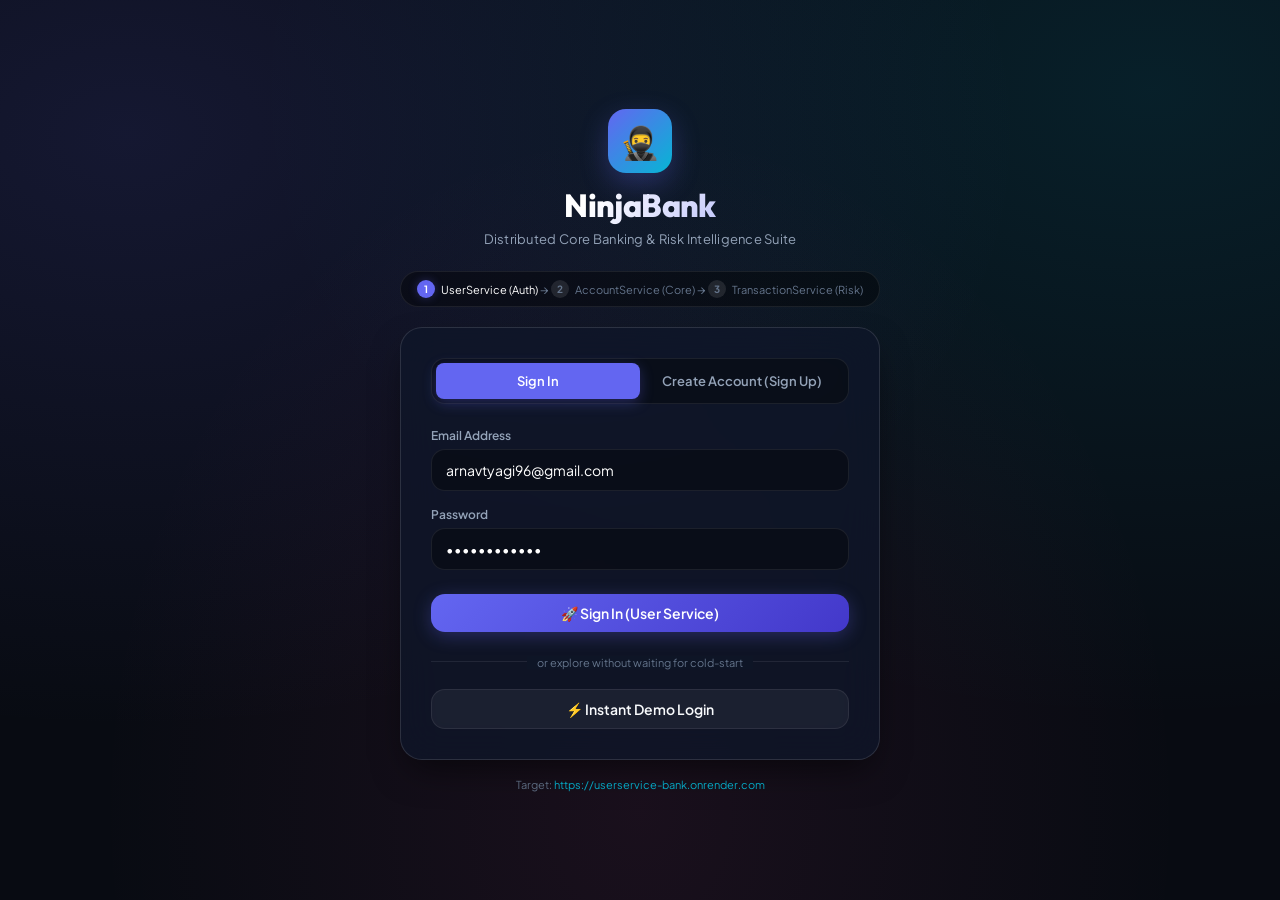
<file: index.html>
<!DOCTYPE html>
<html lang="en">
<head>
  <meta charset="UTF-8">
  <meta name="viewport" content="width=device-width, initial-scale=1.0">
  <title>NinjaBank - Distributed Banking & Risk Engine</title>
  <link rel="stylesheet" href="./css/style.css?v=4">
  <link rel="icon" href="data:image/svg+xml,<svg xmlns=%22http://www.w3.org/2000/svg%22 viewBox=%220 0 100 100%22><text y=%22.9em%22 font-size=%2290%22>🥷</text></svg>">
</head>
<body>

  <!-- ========================================================================= -->
  <!-- SCREEN 1: ONBOARDING & AUTHENTICATION (USER SERVICE)                      -->
  <!-- Shown when user is NOT logged in                                          -->
  <!-- ========================================================================= -->
  <div class="auth-screen-container" id="auth-screen">
    <div class="auth-box-wrapper">
      
      <!-- Brand Header -->
      <div class="auth-brand-header">
        <div class="brand-logo-large">🥷</div>
        <h1 class="auth-title">NinjaBank</h1>
        <p class="auth-subtitle">Distributed Core Banking & Risk Intelligence Suite</p>
      </div>

      <!-- Microservice Pipeline Banner -->
      <div class="pipeline-flow-banner">
        <div class="pipeline-step active">
          <span class="step-num">1</span>
          <span class="step-txt">UserService (Auth)</span>
        </div>
        <span class="pipeline-arrow">→</span>
        <div class="pipeline-step">
          <span class="step-num">2</span>
          <span class="step-txt">AccountService (Core)</span>
        </div>
        <span class="pipeline-arrow">→</span>
        <div class="pipeline-step">
          <span class="step-num">3</span>
          <span class="step-txt">TransactionService (Risk)</span>
        </div>
      </div>

      <!-- Auth Card -->
      <div class="auth-glass-card">
        
        <!-- Toggle Tabs: Sign In vs Sign Up -->
        <div class="auth-tab-switch">
          <button type="button" class="auth-tab-btn active" id="tab-btn-signin">Sign In</button>
          <button type="button" class="auth-tab-btn" id="tab-btn-signup">Create Account (Sign Up)</button>
        </div>

        <!-- FORM 1: SIGN IN -->
        <form id="form-signin" class="auth-form-body active">
          <div class="form-group">
            <label for="signin-email">Email Address</label>
            <input type="email" id="signin-email" class="form-control" value="arnavtyagi96@gmail.com" placeholder="name@domain.com" required>
          </div>
          <div class="form-group">
            <label for="signin-password">Password</label>
            <input type="password" id="signin-password" class="form-control" value="Banking@1234" placeholder="Enter your password" required>
          </div>

          <button type="submit" class="btn-primary w-100 btn-submit-auth" id="btn-submit-signin">
            🚀 Sign In (User Service)
          </button>

          <div class="auth-divider">
            <span>or explore without waiting for cold-start</span>
          </div>

          <button type="button" class="btn-secondary w-100" id="btn-guest-pass">
            ⚡ Instant Demo Login
          </button>
        </form>

        <!-- FORM 2: SIGN UP (USER SERVICE) -->
        <form id="form-signup" class="auth-form-body">
          <div class="form-row-dual">
            <div class="form-group">
              <label for="signup-firstname">First Name</label>
              <input type="text" id="signup-firstname" class="form-control" placeholder="Arnav" required>
            </div>
            <div class="form-group">
              <label for="signup-lastname">Last Name</label>
              <input type="text" id="signup-lastname" class="form-control" placeholder="Tyagi" required>
            </div>
          </div>

          <div class="form-group">
            <label for="signup-email">Email Address</label>
            <input type="email" id="signup-email" class="form-control" placeholder="arnavtyagi@example.com" required>
          </div>

          <div class="form-group">
            <label for="signup-password">Password</label>
            <input type="password" id="signup-password" class="form-control" placeholder="Minimum 6 characters" required>
          </div>

          <div class="form-row-dual">
            <div class="form-group">
              <label for="signup-phone">Phone Number</label>
              <input type="tel" id="signup-phone" class="form-control" placeholder="9876543210" required>
            </div>
            <div class="form-group">
              <label for="signup-dob">Date of Birth</label>
              <input type="date" id="signup-dob" class="form-control" value="2000-01-15" required>
            </div>
          </div>

          <button type="submit" class="btn-primary w-100 btn-submit-auth" id="btn-submit-signup">
            📝 Create Account in UserService
          </button>
        </form>

        <!-- FORM 3: OTP VERIFICATION (Shown after signup if needed) -->
        <form id="form-otp" class="auth-form-body">
          <div class="otp-notice">
            <span>📬 6-Digit OTP sent to:</span>
            <strong id="otp-target-email">user@example.com</strong>
          </div>
          <div class="form-group">
            <label for="otp-input-code">Enter OTP Code</label>
            <input type="text" id="otp-input-code" class="form-control text-center font-bold font-mono text-lg" placeholder="123456" maxlength="6" required>
          </div>
          <button type="submit" class="btn-primary w-100" id="btn-submit-otp">
            ✅ Verify & Activate Account
          </button>
          <button type="button" class="btn-ghost w-100 mt-2 text-xs" id="btn-back-to-signin">
            ← Back to Sign In
          </button>
        </form>

      </div>

      <!-- Live Service Endpoint Indicators -->
      <div class="auth-endpoints-bar">
        <span>Target: <code>https://userservice-bank.onrender.com</code></span>
      </div>

    </div>
  </div>


  <!-- ========================================================================= -->
  <!-- SCREEN 2: MAIN BANKING APP DASHBOARD                                      -->
  <!-- Shown when user IS logged in                                              -->
  <!-- ========================================================================= -->
  <div class="main-app-screen" id="main-app-screen" style="display: none;">

    <!-- Top App Navigation -->
    <header class="app-navbar">
      <div class="brand-wrapper">
        <div class="brand-logo-icon">🥷</div>
        <div>
          <div class="brand-title">NinjaBank <span class="brand-tag">PRO</span></div>
          <div class="brand-subtitle">Distributed Banking Architecture</div>
        </div>
      </div>

      <!-- Live Microservices Health Dots -->
      <div class="service-health-grid">
        <div class="service-pill" id="pill-user" title="UserService (Identity & Auth)">
          <span class="dot-status" id="dot-user"></span>
          <span>User Service</span>
          <span class="pill-latency" id="lat-user">...</span>
        </div>
        <div class="service-pill" id="pill-account" title="AccountService (Core Banking & Ledger)">
          <span class="dot-status" id="dot-account"></span>
          <span>Account Service</span>
          <span class="pill-latency" id="lat-account">...</span>
        </div>
        <div class="service-pill" id="pill-txn" title="TransactionService (Deterministic Risk Engine)">
          <span class="dot-status" id="dot-txn"></span>
          <span>Transaction Service</span>
          <span class="pill-latency" id="lat-txn">...</span>
        </div>
      </div>

      <!-- User Session & Logout -->
      <div class="user-session-bar">
        <div class="user-avatar-badge">
          <span class="avatar-icon">👤</span>
          <div class="avatar-info">
            <span class="avatar-email" id="header-user-email">arnavtyagi96@gmail.com</span>
            <span class="avatar-role" id="header-user-role">VERIFIED USER</span>
          </div>
        </div>
        <button class="btn-secondary btn-sm" id="btn-logout" title="Sign out from session">
          🚪 Logout
        </button>
      </div>
    </header>

    <!-- Main Content Container -->
    <main class="app-container">

      <!-- Banking Dashboard Grid -->
      <div class="dashboard-grid">

        <!-- ================= LEFT COLUMN ================= -->
        <div class="dashboard-left">

          <!-- 1. ACCOUNT SERVICE CARD (Core Balances & Account Info) -->
          <div class="glass-card mb-4">
            <div class="card-header-flex">
              <div class="card-title-group">
                <h3>💳 Core Account & Balances</h3>
                <span class="badge-tag live-badge">AccountService</span>
              </div>
              <div class="card-actions-group">
                <button class="btn-success btn-xs" id="btn-action-deposit">
                  + Add Money (Deposit)
                </button>
                <button class="btn-secondary btn-xs" id="btn-refresh-balance" title="Refresh from Account Service">
                  🔄 Refresh
                </button>
              </div>
            </div>

            <!-- Virtual Bank Card -->
            <div class="virtual-bank-card">
              <div class="card-chip-row">
                <span class="card-chip"></span>
                <span class="card-network-brand">NINJA BANK</span>
              </div>
              <div class="card-balance-display">
                <span class="card-balance-label">Available Balance (AccountService)</span>
                <div class="card-balance-val" id="display-balance">₹0.00</div>
              </div>
              <div class="card-footer-row">
                <div>
                  <span class="card-sub-label">ACCOUNT NUMBER</span>
                  <span class="card-account-num font-mono" id="display-account-num">ACC-1001</span>
                </div>
                <div>
                  <span class="card-sub-label">HOLDER</span>
                  <span class="card-holder-name" id="display-holder-name">Arnav Tyagi</span>
                </div>
                <div>
                  <span class="card-sub-label">STATUS</span>
                  <span class="status-active-pill" id="display-account-status">ACTIVE</span>
                </div>
              </div>
            </div>

            <!-- Architecture callout -->
            <div class="arch-tip-banner">
              <span class="tip-icon">ℹ️</span>
              <span><strong>AccountService</strong> holds the real balance. When you transfer, <strong>TransactionService</strong> calculates risk, and then instructs <strong>AccountService</strong> to debit/credit!</span>
            </div>
          </div>

          <!-- 2. TRANSACTION SERVICE & RISK ENGINE (Send Money) -->
          <div class="glass-card">
            <div class="card-header-flex">
              <div class="card-title-group">
                <h3>🛡️ Send Money via Transaction Service</h3>
                <span class="badge-tag" style="background: rgba(99, 102, 241, 0.2); color: var(--primary-light);">Deterministic Risk Engine</span>
              </div>
              <div class="device-fingerprint-pill">
                <span>📱 Device:</span>
                <code id="display-device-id">DEV-HASH</code>
              </div>
            </div>

            <!-- Transfer Form -->
            <form id="transfer-money-form">
              
              <div class="form-row-dual">
                <div class="form-group">
                  <label for="txn-from-account">From Account (Source)</label>
                  <input type="text" id="txn-from-account" class="form-control" value="ACC-1001" required>
                </div>
                <div class="form-group">
                  <label for="txn-to-account">Receiver Account Number</label>
                  <input type="text" id="txn-to-account" class="form-control" value="ACC-2002" placeholder="e.g. ACC-2002" required>
                </div>
              </div>

              <!-- Beneficiary Quick Chips -->
              <div class="quick-chips-row mb-3">
                <span class="quick-chip-label">Quick Beneficiary:</span>
                <button type="button" class="chip-btn" data-fill-rec="ACC-2002">ACC-2002 (Frequent)</button>
                <button type="button" class="chip-btn" data-fill-rec="ACC-9999">ACC-9999 (New Receiver +20 Risk)</button>
                <button type="button" class="chip-btn" data-fill-rec="ACC-5555">ACC-5555 (External)</button>
              </div>

              <div class="form-group">
                <label for="txn-amount">Transfer Amount (INR)</label>
                <div class="input-icon-wrapper">
                  <span class="input-symbol">₹</span>
                  <input type="number" id="txn-amount" class="form-control has-symbol" value="2500" min="1" step="any" required>
                </div>
              </div>

              <!-- Amount Preset Chips -->
              <div class="quick-chips-row mb-4">
                <span class="quick-chip-label">Quick Amounts:</span>
                <button type="button" class="chip-btn" data-set-amt="500">₹500 (Low Risk)</button>
                <button type="button" class="chip-btn" data-set-amt="2500">₹2,500 (Normal)</button>
                <button type="button" class="chip-btn" data-set-amt="25000">₹25,000 (Medium)</button>
                <button type="button" class="chip-btn" data-set-amt="75000">₹75,000 (High Risk)</button>
                <button type="button" class="chip-btn" data-set-amt="150000">₹1,50,000 (Very High)</button>
              </div>

              <!-- LIVE DETERMINISTIC RISK METER GAUGE -->
              <div class="risk-meter-container mb-4">
                <div class="risk-meter-header">
                  <div>
                    <div class="risk-engine-label">
                      <span class="pulse-dot"></span>
                      <span>Real-Time Risk Engine Assessment</span>
                    </div>
                    <div class="risk-summary-text" id="live-risk-summary">
                      Evaluating deterministic rules before transfer...
                    </div>
                  </div>
                  <div class="risk-score-badge-wrap">
                    <div class="risk-score-display-group">
                      <span class="risk-score-display" id="live-risk-score">0</span>
                      <span class="risk-score-max">/100</span>
                    </div>
                    <div>
                      <span class="risk-level-badge low" id="live-risk-badge">LOW RISK</span>
                    </div>
                  </div>
                </div>

                <!-- Animated Progress Bar -->
                <div class="risk-progress-track">
                  <div class="risk-progress-bar" id="live-risk-bar" style="width: 0%; background-color: var(--risk-low);"></div>
                </div>

                <!-- Threshold Markers -->
                <div class="risk-threshold-markers">
                  <span class="marker low">0–30: LOW (Instant)</span>
                  <span class="marker med">31–80: MEDIUM (Confirm)</span>
                  <span class="marker high">81–100: HIGH (Risk Password)</span>
                </div>

                <!-- Triggered Risk Factors -->
                <div class="factors-section mt-3">
                  <span class="factors-label">Triggered Risk Factors:</span>
                  <div class="factors-pill-group" id="live-risk-factors">
                    <span class="factor-none">No critical factors triggered</span>
                  </div>
                </div>
              </div>

              <!-- Submit Transfer Button -->
              <button type="submit" class="btn-primary btn-lg w-100" id="btn-execute-transfer">
                🚀 Initiate Secure Transfer (Calls TransactionService → AccountService)
              </button>

            </form>
          </div>

        </div>

        <!-- ================= RIGHT COLUMN ================= -->
        <div class="dashboard-right">

          <!-- 1. USER RISK PROFILE & SECURITY SHIELD -->
          <div class="glass-card mb-4">
            <div class="card-header-flex">
              <div class="card-title-group">
                <h3>🛡️ User Risk Profile</h3>
                <span class="badge-tag">UserRiskProfile</span>
              </div>
              <button class="btn-secondary btn-xs" id="btn-open-set-risk-pwd">
                🔐 Set Risk Password
              </button>
            </div>

            <!-- Security Alert Box -->
            <div class="security-status-alert safe" id="security-alert-box">
              <span class="alert-icon">🛡️</span>
              <div class="alert-content">
                <strong id="security-alert-status">Account Safe & Normal</strong>
                <span id="security-alert-msg">Transfers fully permitted under standard risk assessment.</span>
              </div>
            </div>

            <!-- Metric Stats Grid -->
            <div class="profile-stats-grid">
              <div class="stat-metric-box">
                <div class="metric-value" id="profile-base-score">0</div>
                <div class="metric-label">Base Risk Score</div>
              </div>
              <div class="stat-metric-box">
                <div class="metric-value text-success" id="profile-safe-audits">0</div>
                <div class="metric-label">Safe Audits (-5)</div>
              </div>
              <div class="stat-metric-box">
                <div class="metric-value text-danger" id="profile-unsafe-audits">0</div>
                <div class="metric-label">Unsafe Audits (+15)</div>
              </div>
              <div class="stat-metric-box">
                <div class="metric-value text-warning" id="profile-failed-pwds">0 / 6</div>
                <div class="metric-label">Failed Passwords</div>
              </div>
            </div>

            <!-- Penalty 6-Step Stepper -->
            <div class="failed-attempts-stepper mb-3">
              <div class="stepper-label">Risk Password Failure Penalty Stages:</div>
              <div class="stepper-track">
                <div class="step-pill" id="step-1">1</div>
                <div class="step-pill" id="step-2">2</div>
                <div class="step-pill" id="step-3">3</div>
                <div class="step-pill warn" id="step-4">4 ⚠️</div>
                <div class="step-pill danger" id="step-5">5 ⏳</div>
                <div class="step-pill frozen" id="step-6">6 ❄️</div>
              </div>
            </div>

            <!-- Compliance Simulator Buttons -->
            <div style="border-top: 1px solid var(--border-subtle); padding-top: 14px; margin-top: 14px;">
              <span class="text-xs text-subtle font-bold" style="display: block; margin-bottom: 8px;">ADMIN AUDIT REVIEW SIMULATOR:</span>
              <div class="form-row-dual">
                <button type="button" class="btn-success btn-xs" id="btn-audit-safe">
                  ✅ Audit SAFE (-5)
                </button>
                <button type="button" class="btn-danger btn-xs" id="btn-audit-unsafe">
                  ⚠️ Audit UNSAFE (+15)
                </button>
              </div>
            </div>
          </div>

          <!-- 2. ARCHITECTURE & MICROSERVICES CLUSTER EXPLORER -->
          <div class="glass-card">
            <div class="card-header-flex">
              <div class="card-title-group">
                <h3>🌐 Distributed Architecture</h3>
                <span class="badge-tag">3 Microservices</span>
              </div>
              <button class="btn-secondary btn-xs" id="btn-ping-cluster">
                ⚡ Ping All
              </button>
            </div>

            <div class="cluster-summary-list">
              <div class="cluster-item">
                <div class="cluster-item-title">
                  <span class="dot-status" id="dot-cluster-user"></span>
                  <strong>1. UserService</strong>
                </div>
                <div class="cluster-item-desc">Handles user registration, BCrypt password hashing, JWT tokens & devices.</div>
                <code class="cluster-item-url">https://userservice-bank.onrender.com</code>
              </div>

              <div class="cluster-item">
                <div class="cluster-item-title">
                  <span class="dot-status" id="dot-cluster-txn"></span>
                  <strong>2. TransactionService (Risk Engine)</strong>
                </div>
                <div class="cluster-item-desc">Scores transactions 0–100, enforces Medium confirmation & High Risk Password gates, then calls AccountService.</div>
                <code class="cluster-item-url">https://transactionservice-bank.onrender.com</code>
              </div>

              <div class="cluster-item">
                <div class="cluster-item-title">
                  <span class="dot-status" id="dot-cluster-acc"></span>
                  <strong>3. AccountService</strong>
                </div>
                <div class="cluster-item-desc">Maintains master bank balances, debit/credit ledger, and deposit/withdraw endpoints.</div>
                <code class="cluster-item-url">https://accountservice-bank.onrender.com</code>
              </div>
            </div>
          </div>

        </div>

      </div>

      <!-- ================= RECENT PASSBOOK / AUDIT LEDGER ================= -->
      <div class="glass-card mt-4">
        <div class="card-header-flex">
          <div class="card-title-group">
            <h3>📜 Transaction Passbook & Risk Audit Trail</h3>
            <span class="badge-tag" id="passbook-counter">0 Transactions</span>
          </div>
          <button class="btn-secondary btn-xs" id="btn-clear-history">
            Clear Local Logs
          </button>
        </div>

        <div class="table-responsive mt-3">
          <table class="transaction-table">
            <thead>
              <tr>
                <th>Transaction ID</th>
                <th>Route (From → To)</th>
                <th>Amount</th>
                <th>Risk Score</th>
                <th>Gate Level</th>
                <th>Triggered Factors</th>
                <th>Status</th>
                <th>Timestamp</th>
              </tr>
            </thead>
            <tbody id="passbook-table-body">
              <tr>
                <td colspan="8" class="text-center text-muted p-4">
                  No transactions executed yet. Initiate a transfer above!
                </td>
              </tr>
            </tbody>
          </table>
        </div>
      </div>

    </main>

  </div>


  <!-- ========================================================================= -->
  <!-- MODALS                                                                    -->
  <!-- ========================================================================= -->

  <!-- Modal 1: MEDIUM Risk Confirmation Modal -->
  <div class="modal-backdrop" id="modal-medium-confirm">
    <div class="modal-window">
      <div class="modal-icon-badge warning">⚠️</div>
      <h3 class="modal-title">Medium Risk Detected</h3>
      <p class="modal-desc">
        Transaction score is in the elevated range (31–80). Explicit confirmation is required before Transaction Service calls Account Service.
      </p>
      <div class="alert-box-warn mb-3" id="modal-medium-factors">
        Triggered Factors: LARGE_TRANSACTION
      </div>
      <div class="modal-actions">
        <button class="btn-secondary" id="btn-medium-cancel">Cancel Transfer</button>
        <button class="btn-primary" id="btn-medium-confirm">Confirm & Authorize</button>
      </div>
    </div>
  </div>

  <!-- Modal 2: HIGH Risk Password Modal -->
  <div class="modal-backdrop" id="modal-high-password">
    <div class="modal-window">
      <div class="modal-icon-badge danger">🚨</div>
      <h3 class="modal-title">High Risk Verification</h3>
      <p class="modal-desc">
        Risk score &gt; 80 detected. To protect your funds, enter your dedicated BCrypt Risk Password to proceed:
      </p>
      <div class="form-group">
        <label for="input-modal-risk-pwd">Risk Password</label>
        <input type="password" id="input-modal-risk-pwd" class="form-control" placeholder="Enter Risk Password" autocomplete="off">
      </div>
      <div class="security-rules-box mb-3">
        <strong>⚠️ Security Penalty Policy:</strong>
        <div>• 1–3 failed attempts: Retry allowed</div>
        <div>• 4th failed: Security Warning</div>
        <div>• 5th failed: 15-Minute Rate Limit</div>
        <div>• 6th failed: Account Frozen for 24 Hours</div>
      </div>
      <div class="modal-actions">
        <button class="btn-secondary" id="btn-high-cancel">Abort Transfer</button>
        <button class="btn-danger" id="btn-high-submit">Verify & Authorize</button>
      </div>
    </div>
  </div>

  <!-- Modal 3: Set/Update Risk Password Modal -->
  <div class="modal-backdrop" id="modal-set-password">
    <div class="modal-window">
      <div class="modal-icon-badge primary" style="background: rgba(99, 102, 241, 0.2); color: var(--primary-light);">🔐</div>
      <h3 class="modal-title">Configure Risk Password</h3>
      <p class="modal-desc">
        Set a separate, dedicated password required whenever a high-risk transfer (&gt; 80 score) is attempted.
      </p>
      <div class="form-group">
        <label for="input-new-risk-pwd">New Risk Password</label>
        <input type="password" id="input-new-risk-pwd" class="form-control" placeholder="Min 4 characters (e.g. Risk@1234)" minlength="4">
      </div>
      <div class="modal-actions">
        <button class="btn-secondary" id="btn-close-set-pwd">Cancel</button>
        <button class="btn-primary" id="btn-save-new-pwd">Save Risk Password</button>
      </div>
    </div>
  </div>

  <!-- Modal 4: Quick Deposit Modal (Calls AccountService) -->
  <div class="modal-backdrop" id="modal-deposit">
    <div class="modal-window">
      <div class="modal-icon-badge success">💵</div>
      <h3 class="modal-title">Deposit Money (Account Service)</h3>
      <p class="modal-desc">
        Deposit funds directly into <code>ACC-1001</code> via <strong>AccountService</strong> (<code>POST /accounts/{acc}/deposit</code>).
      </p>
      <div class="form-group">
        <label for="deposit-amount-input">Deposit Amount (₹)</label>
        <input type="number" id="deposit-amount-input" class="form-control" value="10000" min="100">
      </div>
      <div class="quick-chips-row mb-3">
        <button type="button" class="chip-btn" data-dep-preset="1000">+ ₹1,000</button>
        <button type="button" class="chip-btn" data-dep-preset="5000">+ ₹5,000</button>
        <button type="button" class="chip-btn" data-dep-preset="10000">+ ₹10,000</button>
        <button type="button" class="chip-btn" data-dep-preset="50000">+ ₹50,000</button>
      </div>
      <div class="modal-actions">
        <button class="btn-secondary" id="btn-close-deposit">Cancel</button>
        <button class="btn-success" id="btn-confirm-deposit">Confirm Deposit</button>
      </div>
    </div>
  </div>

  <!-- Toast Notification Container -->
  <div class="toast-container" id="toast-container"></div>

  <!-- App Script -->
  <script src="./js/app.js?v=4"></script>
</body>
</html>
</file>
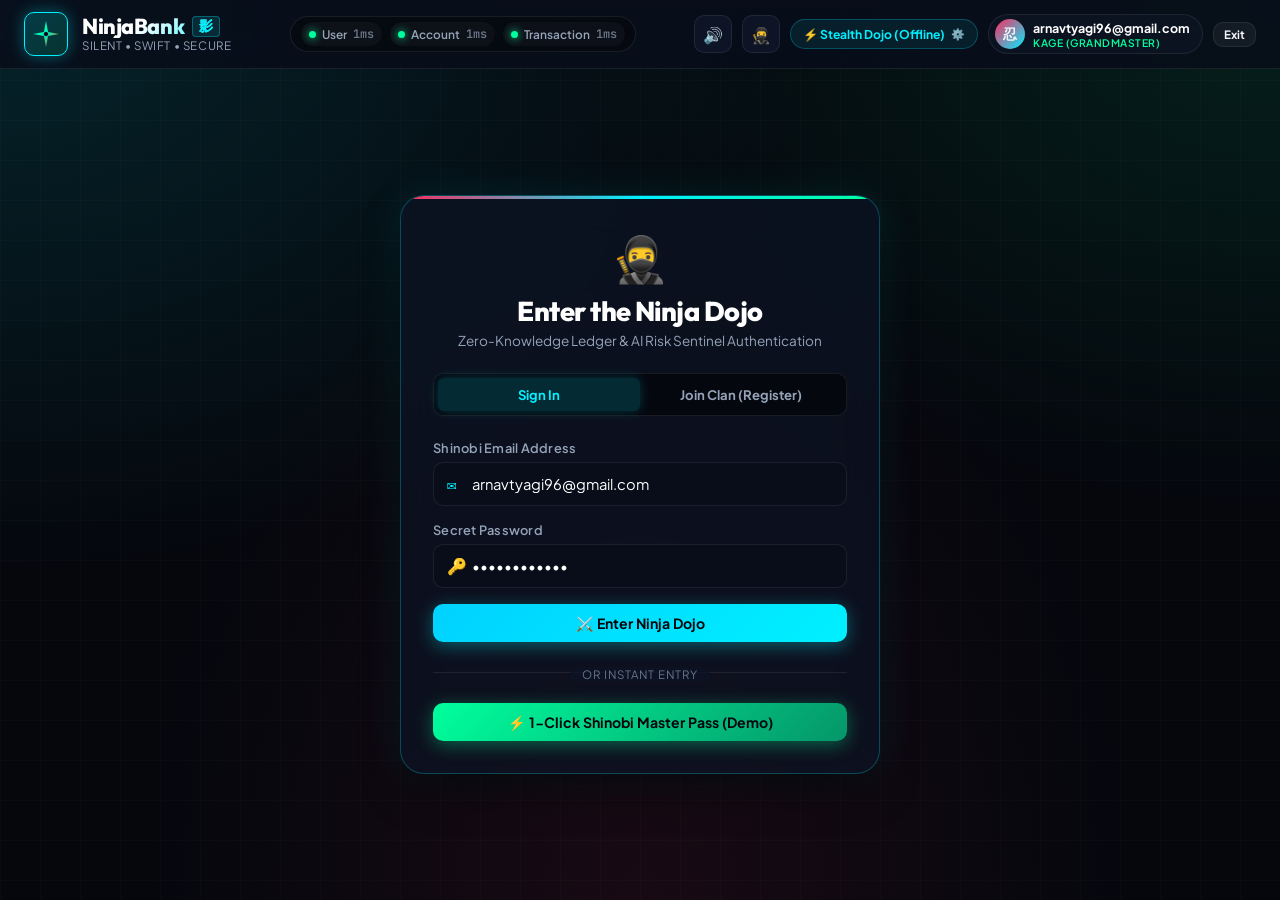
<file: src/main/resources/static/index.html>
<!DOCTYPE html>
<html lang="en">
<head>
  <meta charset="UTF-8">
  <meta name="viewport" content="width=device-width, initial-scale=1.0">
  <title>NinjaBank 🥷 - Autonomous Shinobi Banking & Risk Sentinel</title>
  <meta name="description" content="Next-generation stealth core banking platform featuring double-entry ledger, deterministic AI risk engine, and microservices architecture.">
  <link rel="stylesheet" href="./css/ninja.css?v=5.0">
  <link rel="icon" href="data:image/svg+xml,<svg xmlns=%22http://www.w3.org/2000/svg%22 viewBox=%220 0 100 100%22><text y=%22.9em%22 font-size=%2290%22>🥷</text></svg>">
</head>
<body>

  <!-- ========================================================================= -->
  <!-- TOP STICKY SHINOBI NAVBAR                                                 -->
  <!-- ========================================================================= -->
  <header class="ninja-navbar" id="main-ninja-navbar">
    
    <!-- Brand / Dojo Crest -->
    <a href="#dashboard" class="brand-section" id="brand-home-link">
      <div class="ninja-shuriken-badge">
        <svg class="shuriken-icon" viewBox="0 0 100 100" fill="none" xmlns="http://www.w3.org/2000/svg">
          <path d="M50 0 L58 42 L100 50 L58 58 L50 100 L42 58 L0 50 L42 42 Z" fill="url(#shurikenGrad)"/>
          <circle cx="50" cy="50" r="10" fill="#05070d" stroke="#00f0ff" stroke-width="3"/>
          <defs>
            <linearGradient id="shurikenGrad" x1="0%" y1="0%" x2="100%" y2="100%">
              <stop offset="0%" stop-color="#00f0ff"/>
              <stop offset="50%" stop-color="#00ff9d"/>
              <stop offset="100%" stop-color="#ff2a5f"/>
            </linearGradient>
          </defs>
        </svg>
      </div>
      <div class="brand-text">
        <h1>NinjaBank <span class="kanji-mark">影</span></h1>
        <div class="brand-motto">Silent • Swift • Secure</div>
      </div>
    </a>

    <!-- Microservices Topology Cluster Beacons -->
    <div class="cluster-topology-pills" id="cluster-topology-nodes">
      <div class="node-pill" id="pill-user-service" title="User Service (Port 8081 / Neon Auth)">
        <span class="status-beacon" id="beacon-user"></span>
        <span>User</span>
        <span class="font-mono text-xs" id="lat-user" style="opacity: 0.7;">1ms</span>
      </div>
      <div class="node-pill" id="pill-account-service" title="Account Service (Port 8083 / Core Ledger)">
        <span class="status-beacon" id="beacon-account"></span>
        <span>Account</span>
        <span class="font-mono text-xs" id="lat-account" style="opacity: 0.7;">1ms</span>
      </div>
      <div class="node-pill" id="pill-txn-service" title="Transaction Service (Port 8082 / Risk Engine)">
        <span class="status-beacon" id="beacon-txn"></span>
        <span>Transaction</span>
        <span class="font-mono text-xs" id="lat-txn" style="opacity: 0.7;">1ms</span>
      </div>
    </div>

    <!-- Nav Controls (Sound FX, Stealth Mode, Gateway Switcher, User Badge) -->
    <div class="nav-actions">
      
      <!-- Audio Toggle -->
      <button class="btn-icon-ninja" id="btn-toggle-sound" title="Toggle Shinobi Audio FX">
        <span id="sound-icon">🔊</span>
      </button>

      <!-- Stealth Cloak Toggle -->
      <button class="btn-icon-ninja" id="btn-toggle-stealth" title="Toggle Shadow Cloak (Hide/Show Balances)">
        <span>🥷</span>
      </button>

      <!-- Gateway Selector -->
      <button class="gateway-chip" id="btn-gateway-selector" title="Switch Service Realms (Local / Cloud / Dojo)">
        <span id="gateway-current-label">⚡ Stealth Dojo (Offline)</span>
        <span style="font-size: 0.68rem;">⚙️</span>
      </button>

      <!-- User Dojo Pill -->
      <div class="user-dojo-badge" id="user-header-pill">
        <div class="user-avatar-circle">忍</div>
        <div class="user-dojo-info">
          <span class="user-dojo-name" id="header-user-email">arnavtyagi96@gmail.com</span>
          <span class="user-dojo-rank" id="header-user-rank">Kage (Grandmaster)</span>
        </div>
      </div>

      <!-- Sign Out -->
      <button class="btn-ninja btn-ninja-ghost btn-xs" id="btn-logout" title="Exit Dojo Session">
        Exit
      </button>
    </div>

  </header>

  <!-- ========================================================================= -->
  <!-- SCREEN 1: SHINOBI AUTHENTICATION SHRINE (USER SERVICE)                    -->
  <!-- ========================================================================= -->
  <main class="auth-viewport" id="auth-viewport" style="display: none;">
    <div class="auth-shrine">
      
      <!-- Header Banner -->
      <div class="auth-banner-header">
        <div class="auth-emblem">🥷</div>
        <h2>Enter the Ninja Dojo</h2>
        <p>Zero-Knowledge Ledger & AI Risk Sentinel Authentication</p>
      </div>

      <!-- Tab Switcher -->
      <div class="auth-tabs-bar">
        <button type="button" class="auth-tab-item active" id="tab-auth-signin">Sign In</button>
        <button type="button" class="auth-tab-item" id="tab-auth-signup">Join Clan (Register)</button>
      </div>

      <!-- FORM 1: SIGN IN -->
      <form id="form-ninja-signin" class="auth-form-panel active">
        <div class="form-group">
          <label class="form-label" for="signin-email">Shinobi Email Address</label>
          <div class="input-icon-ninja">
            <span class="input-icon-glyph">✉</span>
            <input type="email" id="signin-email" class="form-control-ninja" value="arnavtyagi96@gmail.com" placeholder="name@domain.com" required>
          </div>
        </div>

        <div class="form-group">
          <label class="form-label" for="signin-password">Secret Password</label>
          <div class="input-icon-ninja">
            <span class="input-icon-glyph">🔑</span>
            <input type="password" id="signin-password" class="form-control-ninja" value="Banking@1234" placeholder="Enter password" required>
          </div>
        </div>

        <button type="submit" class="btn-ninja btn-ninja-primary w-100" id="btn-signin-submit">
          ⚔️ Enter Ninja Dojo
        </button>

        <div class="auth-divider-line">
          <span>OR INSTANT ENTRY</span>
        </div>

        <button type="button" class="btn-ninja btn-ninja-emerald w-100" id="btn-dojo-visitor-pass">
          ⚡ 1-Click Shinobi Master Pass (Demo)
        </button>
      </form>

      <!-- FORM 2: SIGN UP -->
      <form id="form-ninja-signup" class="auth-form-panel">
        <div style="display: grid; grid-template-columns: 1fr 1fr; gap: 12px;">
          <div class="form-group">
            <label class="form-label" for="signup-firstname">First Name</label>
            <input type="text" id="signup-firstname" class="form-control-ninja" value="Arnav" required>
          </div>
          <div class="form-group">
            <label class="form-label" for="signup-lastname">Last Name</label>
            <input type="text" id="signup-lastname" class="form-control-ninja" value="Tyagi" required>
          </div>
        </div>

        <div class="form-group">
          <label class="form-label" for="signup-email">Email (Brevo OTP Verification)</label>
          <input type="email" id="signup-email" class="form-control-ninja" value="arnavtyagi96@gmail.com" required>
        </div>

        <div class="form-group">
          <label class="form-label" for="signup-password">Master Password</label>
          <input type="password" id="signup-password" class="form-control-ninja" placeholder="Create strong passphrase" required>
        </div>

        <button type="submit" class="btn-ninja btn-ninja-primary w-100" id="btn-signup-submit">
          📜 Register & Dispatch OTP
        </button>
      </form>

      <!-- FORM 3: OTP VERIFICATION -->
      <form id="form-ninja-otp" class="auth-form-panel">
        <div style="text-align: center; margin-bottom: 16px;">
          <div style="font-size: 0.85rem; color: var(--text-muted);">Enter 6-digit verification code sent to:</div>
          <strong id="otp-display-email" style="color: var(--chakra-cyan); font-family: var(--font-mono);">user@domain.com</strong>
        </div>

        <div class="form-group">
          <input type="text" id="otp-input-field" class="form-control-ninja font-mono" maxlength="6" style="text-align: center; font-size: 1.5rem; letter-spacing: 0.3em; font-weight: 800;" placeholder="123456" required>
        </div>

        <button type="submit" class="btn-ninja btn-ninja-emerald w-100">
          ✅ Verify & Activate Vault
        </button>
      </form>

    </div>
  </main>

  <!-- ========================================================================= -->
  <!-- SCREEN 2: SHINOBI BANKING DASHBOARD                                       -->
  <!-- ========================================================================= -->
  <div class="dojo-dashboard-wrapper" id="dashboard-viewport" style="display: none;">
    
    <!-- Hero Banner -->
    <div class="dashboard-hero-header">
      <div class="hero-welcome">
        <h2>Grandmaster Chamber & Vaults <span style="font-size: 1.3rem;">🏯</span></h2>
        <p>Decentralized core banking ledger with real-time shadow risk mitigation.</p>
      </div>
      <div class="ninja-status-indicator">
        <div class="rank-pill">
          <span>⚔️</span>
          <span>RANK: SHINOBI KAGE</span>
        </div>
      </div>
    </div>

    <!-- Main Grid -->
    <div class="dojo-grid-layout">
      
      <!-- ================= LEFT COLUMN: CARD & TRANSFER ================= -->
      <div class="dojo-col-left">

        <!-- 1. HOLOGRAPHIC 3D FLIP NINJA BLACK CARD -->
        <div class="ninja-glass-card">
          <div class="card-top-bar">
            <div class="card-title-combo">
              <h3>💳 Shinobi Black Card</h3>
              <span class="tag-service-badge account" id="card-status-tag">ACTIVE</span>
            </div>
            <button class="btn-ninja btn-ninja-ghost btn-xs" id="btn-flip-card" title="Flip card to inspect CVV & stripe">
              🔄 Flip Card
            </button>
          </div>

          <!-- 3D Card Flipper -->
          <div class="card-flipper-container">
            <div class="ninja-black-card" id="ninja-black-card" title="Click anywhere on card to flip!">
              
              <!-- Card Front -->
              <div class="card-face card-front">
                <div class="card-header-row">
                  <div class="emv-gold-chip"></div>
                  <div class="card-brand-tag">
                    <span>NINJA BANK</span>
                    <span style="font-size: 1.1rem;">🥷</span>
                  </div>
                </div>

                <div class="card-balance-section">
                  <div class="card-balance-lbl">
                    <span>CHAKRA RESERVES (BALANCE)</span>
                    <span style="cursor: pointer;" onclick="toggleStealthMode()" title="Toggle visibility">👁</span>
                  </div>
                  <div class="card-balance-amount" id="card-balance-display">₹1,50,000.00</div>
                </div>

                <div class="card-footer-info">
                  <div>
                    <div class="card-num-masked" id="card-masked-digits">4532 •••• •••• 1001</div>
                    <div class="card-owner-name" id="card-holder-name">Arnav Tyagi</div>
                  </div>
                  <div class="card-expiry-box">
                    <div style="font-size: 0.65rem; color: var(--text-stealth);">EXP</div>
                    <div class="card-expiry-val">09/32</div>
                  </div>
                </div>
              </div>

              <!-- Card Back -->
              <div class="card-face card-back">
                <div class="magnetic-strip"></div>
                <div class="back-content-inner">
                  <div class="signature-cvv-row">
                    <div class="signature-strip">Arnav Tyagi</div>
                    <div class="cvv-box" id="card-cvv-display">907</div>
                  </div>
                  <div class="back-disclaimer">
                    This card is issued by NinjaBank Autonomous Ledger. Unauthorized usage will trigger immediate Jutsu security locks.
                  </div>
                </div>
              </div>

            </div>
          </div>

          <!-- Quick Jutsu Buttons Row -->
          <div class="jutsu-actions-row">
            <div class="jutsu-btn" id="jutsu-btn-deposit" title="Deposit funds into vault">
              <span class="jutsu-glyph">🪙</span>
              <span class="jutsu-label">Summon Gold</span>
            </div>
            <div class="jutsu-btn" id="jutsu-btn-transfer" title="Send money to another account">
              <span class="jutsu-glyph">⚔️</span>
              <span class="jutsu-label">Shadow Send</span>
            </div>
            <div class="jutsu-btn" id="jutsu-btn-lock" title="Freeze or unlock card">
              <span class="jutsu-glyph">🔒</span>
              <span class="jutsu-label">Stealth Lock</span>
            </div>
            <div class="jutsu-btn" id="jutsu-btn-scroll" title="Scroll down to transaction history">
              <span class="jutsu-glyph">📜</span>
              <span class="jutsu-label">Secret Scroll</span>
            </div>
          </div>
        </div>

        <!-- 2. SHADOW TRANSFER (SHURIKEN SEND) WITH LIVE RISK RADAR -->
        <div class="ninja-glass-card">
          <div class="card-top-bar">
            <div class="card-title-combo">
              <h3>⚔️ Shadow Transfer</h3>
              <span class="tag-service-badge txn">TransactionService</span>
            </div>
            <div style="font-size: 0.72rem; color: var(--text-muted); font-family: var(--font-mono);">
              Device: <span id="display-device-id" style="color: var(--chakra-cyan);">DEV-INIT</span>
            </div>
          </div>

          <form id="ninja-transfer-form">
            <div style="display: grid; grid-template-columns: 1fr 1fr; gap: 14px; margin-bottom: 12px;">
              <div class="form-group" style="margin-bottom: 0;">
                <label class="form-label" for="txn-from-account">From Account (Source)</label>
                <input type="text" id="txn-from-account" class="form-control-ninja font-mono" value="ACC-1001" required>
              </div>
              <div class="form-group" style="margin-bottom: 0;">
                <label class="form-label" for="txn-to-account">Receiver Vault</label>
                <input type="text" id="txn-to-account" class="form-control-ninja font-mono" value="ACC-2002" placeholder="e.g. ACC-2002" required>
              </div>
            </div>

            <!-- Quick Beneficiary Chips -->
            <div style="display: flex; gap: 6px; flex-wrap: wrap; margin-bottom: 14px;">
              <span style="font-size: 0.72rem; color: var(--text-stealth); align-self: center;">Frequent:</span>
              <button type="button" class="btn-ninja btn-ninja-ghost btn-xs" data-quick-receiver="ACC-2002">ACC-2002 (Shadow Clan)</button>
              <button type="button" class="btn-ninja btn-ninja-ghost btn-xs" data-quick-receiver="ACC-9999">ACC-9999 (Rogue +35 Risk)</button>
              <button type="button" class="btn-ninja btn-ninja-ghost btn-xs" data-quick-receiver="ACC-5555">ACC-5555 (Imperial)</button>
            </div>

            <!-- Amount Input -->
            <div class="form-group">
              <label class="form-label" for="txn-amount">Transfer Amount (₹ INR)</label>
              <div class="input-icon-ninja">
                <span class="input-icon-glyph">₹</span>
                <input type="number" id="txn-amount" class="form-control-ninja font-mono font-bold text-lg" value="5000" min="1" step="any" required>
              </div>
            </div>

            <!-- Amount Presets -->
            <div style="display: flex; gap: 6px; flex-wrap: wrap; margin-bottom: 18px;">
              <span style="font-size: 0.72rem; color: var(--text-stealth); align-self: center;">Presets:</span>
              <button type="button" class="btn-ninja btn-ninja-ghost btn-xs" data-quick-amount="500">+₹500</button>
              <button type="button" class="btn-ninja btn-ninja-ghost btn-xs" data-quick-amount="2500">+₹2,500</button>
              <button type="button" class="btn-ninja btn-ninja-ghost btn-xs" data-quick-amount="25000">+₹25,000</button>
              <button type="button" class="btn-ninja btn-ninja-ghost btn-xs" data-quick-amount="75000">+₹75,000</button>
              <button type="button" class="btn-ninja btn-ninja-ghost btn-xs" data-quick-amount="150000">+₹1,50,000</button>
            </div>

            <!-- Secret Transaction PIN / Password -->
            <div class="form-group" style="margin-bottom: 18px;">
              <div style="display: flex; justify-content: space-between; align-items: center; margin-bottom: 6px;">
                <label class="form-label" for="txn-security-pin" style="margin-bottom: 0;">
                  🔒 Secret Vault PIN / Password
                </label>
                <span style="font-size: 0.72rem; color: var(--chakra-cyan); font-family: var(--font-mono);">
                  Required for Transfer (Default: 1234)
                </span>
              </div>
              <div class="input-icon-ninja" style="position: relative;">
                <span class="input-icon-glyph">🔑</span>
                <input type="password" id="txn-security-pin" class="form-control-ninja font-mono font-bold" placeholder="Enter 4-digit PIN (default: 1234)" required autocomplete="current-password">
                <button type="button" id="btn-toggle-pin-visibility" title="Show/Hide PIN" style="position: absolute; right: 12px; top: 50%; transform: translateY(-50%); background: none; border: none; color: var(--text-muted); cursor: pointer; font-size: 1.1rem; padding: 4px;">
                  👁️
                </button>
              </div>
            </div>

            <!-- DETERMINISTIC NINJA RISK RADAR & SENTINEL HUD -->
            <div class="sentinel-hud-container">
              <div class="hud-top-meta">
                <div class="hud-radar-label">
                  <div class="radar-sweep-icon"></div>
                  <span>Shinobi Sentinel Radar</span>
                </div>
                <div style="display: flex; align-items: center; gap: 10px;">
                  <div class="score-odometer">
                    <span class="num" id="risk-score-num">18</span>
                    <span class="denom">/100</span>
                  </div>
                  <span class="risk-level-tag low" id="risk-level-badge">LOW RISK</span>
                </div>
              </div>

              <div class="gauge-track-ninja">
                <div class="gauge-fill-ninja" id="risk-gauge-fill" style="width: 18%; background-color: var(--shuriken-green);"></div>
              </div>

              <div class="threshold-ticks-row">
                <span>0-30: LOW (Instant)</span>
                <span>31-80: MEDIUM (Confirm)</span>
                <span>81-100: HIGH (Risk PIN)</span>
              </div>

              <div style="font-size: 0.76rem; color: var(--text-muted); margin-top: 10px;" id="risk-summary-text">
                Chakra flow normal. Swift shadow transfer permitted immediately.
              </div>

              <div class="risk-factors-tray" id="risk-factors-tray">
                <span class="factor-none-tag">✓ No critical risk anomalies detected</span>
              </div>
            </div>

            <button type="submit" class="btn-ninja btn-ninja-primary w-100" id="btn-execute-transfer" style="margin-top: 18px; padding: 13px;">
              ⚔️ Execute Shadow Transfer
            </button>
          </form>
        </div>

      </div>

      <!-- ================= RIGHT COLUMN: SCROLL & SENTINEL PROFILE ================= -->
      <div class="dojo-col-right">

        <!-- 3. SCROLL OF SECRETS: TRANSACTION LEDGER -->
        <div class="ninja-glass-card">
          <div class="card-top-bar">
            <div class="card-title-combo">
              <h3>📜 Scroll of Secrets</h3>
              <span class="tag-service-badge account" id="passbook-count-badge">2 Records</span>
            </div>
            <div class="scroll-header-actions">
              <div class="search-ninja-box">
                <span class="search-glyph">🔍</span>
                <input type="text" id="passbook-search-input" class="form-control-ninja" placeholder="Filter ledger...">
              </div>
              <button class="btn-ninja btn-ninja-ghost btn-xs" id="btn-clear-history" title="Clear local passbook history">
                Clear
              </button>
            </div>
          </div>

          <div class="passbook-scroll-wrapper">
            <table class="ledger-table">
              <thead>
                <tr>
                  <th>ID / Time</th>
                  <th>Type</th>
                  <th>Route</th>
                  <th>Amount</th>
                  <th>Status</th>
                </tr>
              </thead>
              <tbody id="passbook-tbody">
                <!-- Dynamically populated rows -->
              </tbody>
            </table>
          </div>
        </div>

        <!-- 4. SHINOBI DEFENSE MATRIX & ANOMALY RADAR -->
        <div class="ninja-glass-card">
          <div class="card-top-bar">
            <div class="card-title-combo">
              <h3>🛡️ Shinobi Defense Matrix</h3>
              <span class="tag-service-badge risk">AI Sentinel</span>
            </div>
          </div>

          <div style="display: grid; grid-template-columns: 1fr 1fr; gap: 12px; margin-bottom: 16px;">
            <div style="background: rgba(5, 7, 13, 0.6); padding: 12px; border-radius: var(--radius-sm); border: 1px solid var(--border-subtle);">
              <div style="font-size: 0.7rem; color: var(--text-stealth);">SECURITY STATUS</div>
              <div style="font-size: 0.92rem; font-weight: 800; color: var(--shuriken-green); margin-top: 4px;">UNCOMPROMISED</div>
            </div>
            <div style="background: rgba(5, 7, 13, 0.6); padding: 12px; border-radius: var(--radius-sm); border: 1px solid var(--border-subtle);">
              <div style="font-size: 0.7rem; color: var(--text-stealth);">RISK PIN PROTECTION</div>
              <div style="font-size: 0.92rem; font-weight: 800; color: var(--chakra-cyan); margin-top: 4px;">BCRYPT ARMORED</div>
            </div>
          </div>

          <div style="font-size: 0.8rem; color: var(--text-muted); line-height: 1.5; margin-bottom: 14px;">
            Deterministic risk engine models device telemetry, velocity spikes, midnight transfers, and account histories. High risk transactions trigger mandatory secondary PIN verification.
          </div>

          <button class="btn-ninja btn-ninja-ghost btn-sm w-100" onclick="showNinjaToast('🔑 Shinobi Risk PIN is primed with BCrypt hashing', 'success')">
            ⚙️ Configure Secondary Shinobi PIN
          </button>
        </div>

      </div>

    </div>

  </div>

  <!-- ========================================================================= -->
  <!-- MODALS SYSTEM                                                             -->
  <!-- ========================================================================= -->

  <!-- MODAL 0: SHINOBI VAULT PIN / PASSWORD AUTHORIZATION (UPI PIN STYLE) -->
  <div class="modal-veil" id="modal-pin-authorization">
    <div class="modal-scroll-box" style="text-align: center;">
      <button class="modal-close-cross">×</button>
      <div style="font-size: 2.2rem; margin-bottom: 6px;">🔐</div>
      <h3 style="font-size: 1.35rem; color: var(--text-pure); margin-bottom: 6px;">Authorize Vault Transfer</h3>
      <p style="font-size: 0.85rem; color: var(--text-muted); margin-bottom: 16px;">
        Enter your secret 4-digit PIN or password to release funds from vault.
      </p>

      <!-- Transfer Summary Pill -->
      <div style="background: rgba(14, 165, 233, 0.08); border: 1px solid rgba(14, 165, 233, 0.25); border-radius: var(--radius-sm); padding: 12px; margin-bottom: 16px; text-align: left;">
        <div style="display: flex; justify-content: space-between; margin-bottom: 6px;">
          <span style="font-size: 0.75rem; color: var(--text-muted);">TRANSFER AMOUNT:</span>
          <strong id="auth-modal-amount" style="font-family: var(--font-cyber); color: var(--shuriken-green); font-size: 1.05rem;">₹5,000.00</strong>
        </div>
        <div style="display: flex; justify-content: space-between;">
          <span style="font-size: 0.75rem; color: var(--text-muted);">TARGET VAULT:</span>
          <strong id="auth-modal-target" style="font-family: var(--font-mono); color: var(--text-pure);">ACC-2002</strong>
        </div>
      </div>

      <div class="form-group" style="text-align: left; margin-bottom: 18px;">
        <label class="form-label" for="auth-modal-pin-input">Secret Vault PIN / Password</label>
        <div class="input-icon-ninja" style="position: relative;">
          <span class="input-icon-glyph">🔑</span>
          <input type="password" id="auth-modal-pin-input" class="form-control-ninja font-mono font-bold text-center text-lg" placeholder="••••" maxlength="32" autofocus>
          <button type="button" id="btn-toggle-modal-pin" title="Show/Hide PIN" style="position: absolute; right: 12px; top: 50%; transform: translateY(-50%); background: none; border: none; color: var(--text-muted); cursor: pointer; font-size: 1.1rem; padding: 4px;">
            👁️
          </button>
        </div>
        <div style="font-size: 0.72rem; color: var(--text-stealth); margin-top: 6px;">
          Default demo PIN is <strong style="color: var(--chakra-cyan);">1234</strong> or your account password.
        </div>
      </div>

      <div style="display: flex; gap: 10px;">
        <button type="button" class="btn-ninja btn-ninja-ghost w-100" id="btn-auth-pin-cancel">Abort</button>
        <button type="button" class="btn-ninja btn-ninja-primary w-100" id="btn-auth-pin-submit">Authorize &amp; Send ⚔️</button>
      </div>
    </div>
  </div>

  <!-- MODAL 1: MEDIUM RISK CONFIRMATION -->
  <div class="modal-veil" id="modal-confirm-medium">
    <div class="modal-scroll-box">
      <button class="modal-close-cross">×</button>
      <div style="font-size: 2.2rem; text-align: center; margin-bottom: 8px;">⚠️</div>
      <h3 style="text-align: center; font-size: 1.3rem; margin-bottom: 8px;">Medium Risk Confirmation</h3>
      <p style="font-size: 0.85rem; color: var(--text-muted); text-align: center; margin-bottom: 14px;">
        Risk score exceeded standard threshold (31-80). Please explicitly verify your intention before funds leave your vault.
      </p>
      <div id="modal-medium-factors-txt" style="background: rgba(251, 191, 36, 0.12); border: 1px solid rgba(251, 191, 36, 0.35); padding: 10px; border-radius: var(--radius-sm); font-size: 0.78rem; color: var(--kage-gold); margin-bottom: 18px;">
        Triggered Factors: LARGE_TRANSFER
      </div>
      <div style="display: flex; gap: 10px;">
        <button class="btn-ninja btn-ninja-ghost w-100" id="btn-medium-cancel">Abort</button>
        <button class="btn-ninja btn-ninja-primary w-100" id="btn-medium-confirm">Authorize Transfer</button>
      </div>
    </div>
  </div>

  <!-- MODAL 2: HIGH RISK PASSWORD CHALLENGE -->
  <div class="modal-veil" id="modal-high-risk-pwd">
    <div class="modal-scroll-box danger-border">
      <button class="modal-close-cross">×</button>
      <div style="font-size: 2.2rem; text-align: center; margin-bottom: 8px;">🚨</div>
      <h3 style="text-align: center; font-size: 1.3rem; color: var(--katana-crimson); margin-bottom: 8px;">High-Risk Gate Activated</h3>
      <p style="font-size: 0.85rem; color: var(--text-muted); text-align: center; margin-bottom: 16px;">
        Risk score &gt; 80! Due to significant amount or flagged rogue recipient, enter your secondary Shinobi Risk PIN to authorize.
      </p>
      <div class="form-group">
        <label class="form-label">Secondary Shinobi PIN / Passphrase</label>
        <input type="password" id="input-risk-pwd-prompt" class="form-control-ninja" placeholder="Enter PIN (e.g. ninja123)">
      </div>
      <div style="display: flex; gap: 10px; margin-top: 14px;">
        <button class="btn-ninja btn-ninja-ghost w-100" id="btn-high-cancel">Cancel</button>
        <button class="btn-ninja btn-ninja-crimson w-100" id="btn-high-submit">Verify &amp; Disburse</button>
      </div>
    </div>
  </div>

  <!-- MODAL 3: TREASURY GOLD DEPOSIT -->
  <div class="modal-veil" id="modal-treasury-deposit">
    <div class="modal-scroll-box">
      <button class="modal-close-cross">×</button>
      <div style="font-size: 2.2rem; text-align: center; margin-bottom: 8px;">🪙</div>
      <h3 style="text-align: center; font-size: 1.3rem; margin-bottom: 8px;">Summon Treasury Gold</h3>
      <p style="font-size: 0.85rem; color: var(--text-muted); text-align: center; margin-bottom: 16px;">
        Deposit funds into your primary Shinobi Vault (calls AccountService <code>/accounts/{acc}/deposit</code>).
      </p>
      <div class="form-group">
        <label class="form-label">Deposit Amount (₹ INR)</label>
        <input type="number" id="input-deposit-amount" class="form-control-ninja font-mono font-bold" value="25000" min="1" step="any">
      </div>
      <div style="display: flex; gap: 10px; margin-top: 18px;">
        <button class="btn-ninja btn-ninja-ghost w-100" id="btn-deposit-cancel">Cancel</button>
        <button class="btn-ninja btn-ninja-emerald w-100" id="btn-deposit-confirm">Deposit Funds</button>
      </div>
    </div>
  </div>

  <!-- MODAL 4: REALM GATEWAY SELECTOR -->
  <div class="modal-veil" id="modal-realm-gateway">
    <div class="modal-scroll-box">
      <button class="modal-close-cross">×</button>
      <h3 style="font-size: 1.25rem; margin-bottom: 12px; display: flex; align-items: center; gap: 8px;">
        <span>⛩️</span> Shinobi Realm Switcher
      </h3>
      <p style="font-size: 0.82rem; color: var(--text-muted); margin-bottom: 16px;">
        Select your microservice communication layer:
      </p>

      <div style="display: flex; flex-direction: column; gap: 10px; margin-bottom: 18px;">
        <button class="jutsu-btn" style="flex-direction: row; justify-content: flex-start; text-align: left; padding: 14px;" data-set-realm="LOCAL">
          <span style="font-size: 1.6rem; margin-right: 12px;">🖥️</span>
          <div>
            <div style="font-weight: 700; color: var(--text-pure);">Localhost Microservices</div>
            <div style="font-size: 0.72rem; color: var(--text-muted);">User: 8081 • Txn: 8082 • Account: 8083</div>
          </div>
        </button>

        <button class="jutsu-btn" style="flex-direction: row; justify-content: flex-start; text-align: left; padding: 14px;" data-set-realm="CLOUD">
          <span style="font-size: 1.6rem; margin-right: 12px;">☁️</span>
          <div>
            <div style="font-weight: 700; color: var(--text-pure);">Render Cloud Realm</div>
            <div style="font-size: 0.72rem; color: var(--text-muted);">userservice-bank.onrender.com endpoints</div>
          </div>
        </button>

        <button class="jutsu-btn" style="flex-direction: row; justify-content: flex-start; text-align: left; padding: 14px;" data-set-realm="DOJO">
          <span style="font-size: 1.6rem; margin-right: 12px;">⚡</span>
          <div>
            <div style="font-weight: 700; color: var(--chakra-cyan);">Stealth Dojo Simulator (Instant Offline)</div>
            <div style="font-size: 0.72rem; color: var(--text-muted);">Fully resilient, zero network lag, real localStorage state</div>
          </div>
        </button>
      </div>
    </div>
  </div>

  <!-- MODAL 5: TRANSFER SUCCESS RECEIPT -->
  <div class="modal-veil" id="modal-transfer-success">
    <div class="modal-scroll-box" style="text-align: center;">
      <div class="shuriken-success-ring">
        <span>⚡</span>
      </div>
      <h3 style="font-size: 1.4rem; font-weight: 800; color: var(--text-pure); margin-bottom: 4px;">Shadow Transfer Completed!</h3>
      <p style="font-size: 0.85rem; color: var(--text-muted); margin-bottom: 18px;">
        Double-entry ledger entry stamped into the secret scroll.
      </p>

      <div style="background: rgba(5, 7, 13, 0.7); border: 1px solid var(--border-subtle); border-radius: var(--radius-sm); padding: 16px; margin-bottom: 18px; text-align: left;">
        <div style="display: flex; justify-content: space-between; margin-bottom: 8px;">
          <span style="font-size: 0.75rem; color: var(--text-muted);">TRANSACTION ID</span>
          <strong id="receipt-txn-id" style="font-family: var(--font-mono); color: var(--chakra-cyan);">TXN-902184</strong>
        </div>
        <div style="display: flex; justify-content: space-between; margin-bottom: 8px;">
          <span style="font-size: 0.75rem; color: var(--text-muted);">AMOUNT TRANSFERRED</span>
          <strong id="receipt-amount" style="font-family: var(--font-cyber); font-size: 1.15rem; color: var(--shuriken-green);">₹5,000.00</strong>
        </div>
        <div style="display: flex; justify-content: space-between; margin-bottom: 8px;">
          <span style="font-size: 0.75rem; color: var(--text-muted);">RECIPIENT VAULT</span>
          <strong id="receipt-receiver" style="font-family: var(--font-mono); color: var(--text-pure);">ACC-2002</strong>
        </div>
        <div style="display: flex; justify-content: space-between;">
          <span style="font-size: 0.75rem; color: var(--text-muted);">TIME</span>
          <span id="receipt-time" style="font-size: 0.75rem; color: var(--text-stealth);">Just now</span>
        </div>
      </div>

      <button class="btn-ninja btn-ninja-primary w-100" id="btn-success-done" style="padding: 12px;">
        ⚔️ Return to Dojo
      </button>
    </div>
  </div>

  <!-- Toast Notification Tray -->
  <div id="toast-tray"></div>

  <!-- ========================================================================= -->
  <!-- SCRIPTS                                                                   -->
  <!-- ========================================================================= -->
  <script src="./js/ninja-audio.js?v=5.0"></script>
  <script src="./js/app.js?v=5.0"></script>
</body>
</html>
</file>
<file: css/style.css>
/* ==========================================================================
   NinjaBank Unified Architecture - Premium NeoBank Dark Design System
   ========================================================================== */

@import url('https://fonts.googleapis.com/css2?family=Outfit:wght@300;400;500;600;700;800&family=Plus+Jakarta+Sans:wght@400;500;600;700&display=swap');

:root {
  --bg-dark: #080b12;
  --bg-card: rgba(15, 23, 42, 0.78);
  --bg-card-hover: rgba(30, 41, 59, 0.88);
  --border-subtle: rgba(255, 255, 255, 0.08);
  --border-glow: rgba(99, 102, 241, 0.35);

  --primary: #6366f1;
  --primary-light: #818cf8;
  --primary-glow: rgba(99, 102, 241, 0.3);
  --secondary: #06b6d4;
  --secondary-glow: rgba(6, 182, 212, 0.3);
  --accent: #ec4899;

  --risk-low: #10b981;
  --risk-low-bg: rgba(16, 185, 129, 0.15);
  --risk-medium: #f59e0b;
  --risk-medium-bg: rgba(245, 158, 11, 0.15);
  --risk-high: #ef4444;
  --risk-high-bg: rgba(239, 68, 68, 0.18);

  --text-main: #f8fafc;
  --text-muted: #94a3b8;
  --text-subtle: #64748b;

  --radius-sm: 8px;
  --radius-md: 14px;
  --radius-lg: 22px;
  --radius-full: 9999px;

  --shadow-card: 0 16px 36px -10px rgba(0, 0, 0, 0.6);
  --transition-smooth: all 0.25s cubic-bezier(0.16, 1, 0.3, 1);
}

* {
  margin: 0;
  padding: 0;
  box-sizing: border-box;
  font-family: 'Plus Jakarta Sans', -apple-system, BlinkMacSystemFont, 'Segoe UI', Roboto, sans-serif;
}

body {
  background-color: var(--bg-dark);
  background-image: 
    radial-gradient(at 10% 15%, rgba(99, 102, 241, 0.14) 0px, transparent 55%),
    radial-gradient(at 90% 10%, rgba(6, 182, 212, 0.12) 0px, transparent 55%),
    radial-gradient(at 50% 90%, rgba(236, 72, 153, 0.08) 0px, transparent 60%);
  background-attachment: fixed;
  color: var(--text-main);
  min-height: 100vh;
  display: flex;
  flex-direction: column;
  overflow-x: hidden;
}

h1, h2, h3, h4, .brand-title, .auth-title, .card-network-brand {
  font-family: 'Outfit', sans-serif;
  letter-spacing: -0.02em;
}

/* ==========================================================================
   SCREEN 1: AUTHENTICATION & ONBOARDING (USER SERVICE)
   ========================================================================== */

.auth-screen-container {
  min-height: 100vh;
  display: flex;
  align-items: center;
  justify-content: center;
  padding: 30px 20px;
  animation: fadeIn 0.4s ease;
}

.auth-box-wrapper {
  width: 100%;
  max-width: 480px;
}

.auth-brand-header {
  text-align: center;
  margin-bottom: 24px;
}

.brand-logo-large {
  width: 64px;
  height: 64px;
  background: linear-gradient(135deg, var(--primary), var(--secondary));
  border-radius: 18px;
  display: inline-flex;
  align-items: center;
  justify-content: center;
  font-size: 32px;
  box-shadow: 0 10px 28px var(--primary-glow);
  margin-bottom: 12px;
  transition: transform 0.3s ease;
}

.brand-logo-large:hover {
  transform: rotate(8deg) scale(1.05);
}

.auth-title {
  font-size: 32px;
  font-weight: 800;
  background: linear-gradient(135deg, #ffffff 40%, var(--primary-light));
  -webkit-background-clip: text;
  -webkit-text-fill-color: transparent;
  margin-bottom: 6px;
}

.auth-subtitle {
  color: var(--text-muted);
  font-size: 13px;
  letter-spacing: 0.02em;
}

/* Microservices Pipeline Banner */
.pipeline-flow-banner {
  display: flex;
  align-items: center;
  justify-content: space-between;
  background: rgba(0, 0, 0, 0.4);
  border: 1px solid var(--border-subtle);
  border-radius: var(--radius-full);
  padding: 8px 16px;
  margin-bottom: 20px;
}

.pipeline-step {
  display: flex;
  align-items: center;
  gap: 6px;
  font-size: 11px;
  color: var(--text-subtle);
}

.pipeline-step.active {
  color: #fff;
}

.pipeline-step.active .step-num {
  background: var(--primary);
  color: #fff;
  box-shadow: 0 0 10px var(--primary-glow);
}

.step-num {
  width: 18px;
  height: 18px;
  border-radius: 50%;
  background: rgba(255, 255, 255, 0.1);
  display: inline-flex;
  align-items: center;
  justify-content: center;
  font-size: 10px;
  font-weight: 700;
}

.pipeline-arrow {
  color: var(--text-subtle);
  font-size: 12px;
}

/* Glass Card */
.auth-glass-card {
  background: var(--bg-card);
  backdrop-filter: blur(20px);
  -webkit-backdrop-filter: blur(20px);
  border: 1px solid rgba(255, 255, 255, 0.12);
  border-radius: var(--radius-lg);
  padding: 30px;
  box-shadow: var(--shadow-card);
}

.auth-tab-switch {
  display: flex;
  background: rgba(0, 0, 0, 0.35);
  border: 1px solid var(--border-subtle);
  border-radius: var(--radius-md);
  padding: 4px;
  margin-bottom: 24px;
}

.auth-tab-btn {
  flex: 1;
  background: transparent;
  border: none;
  color: var(--text-muted);
  font-size: 13px;
  font-weight: 600;
  padding: 10px 0;
  border-radius: var(--radius-sm);
  cursor: pointer;
  transition: var(--transition-smooth);
}

.auth-tab-btn.active {
  background: var(--primary);
  color: #fff;
  box-shadow: 0 4px 14px var(--primary-glow);
}

.auth-form-body {
  display: none;
  animation: fadeIn 0.3s ease;
}

.auth-form-body.active {
  display: block;
}

.btn-submit-auth {
  padding: 14px;
  font-size: 15px;
  margin-top: 8px;
}

.auth-divider {
  text-align: center;
  position: relative;
  margin: 18px 0;
}

.auth-divider::before {
  content: '';
  position: absolute;
  top: 50%;
  left: 0;
  right: 0;
  height: 1px;
  background: var(--border-subtle);
}

.auth-divider span {
  position: relative;
  background: #0e1526;
  padding: 0 10px;
  font-size: 11px;
  color: var(--text-subtle);
}

.otp-notice {
  background: rgba(99, 102, 241, 0.12);
  border: 1px solid rgba(99, 102, 241, 0.3);
  padding: 12px;
  border-radius: var(--radius-md);
  font-size: 12px;
  margin-bottom: 16px;
  text-align: center;
  color: #c7d2fe;
}

.auth-endpoints-bar {
  text-align: center;
  margin-top: 18px;
  font-size: 11px;
  color: var(--text-subtle);
}

.auth-endpoints-bar code {
  color: var(--secondary);
}

/* ==========================================================================
   SCREEN 2: MAIN BANKING APP DASHBOARD
   ========================================================================== */

.app-navbar {
  position: sticky;
  top: 0;
  z-index: 100;
  backdrop-filter: blur(20px);
  -webkit-backdrop-filter: blur(20px);
  background: rgba(7, 9, 14, 0.9);
  border-bottom: 1px solid var(--border-subtle);
  padding: 14px 28px;
  display: flex;
  justify-content: space-between;
  align-items: center;
  gap: 16px;
}

.brand-wrapper {
  display: flex;
  align-items: center;
  gap: 12px;
}

.brand-logo-icon {
  width: 42px;
  height: 42px;
  background: linear-gradient(135deg, var(--primary), var(--secondary));
  border-radius: 12px;
  display: flex;
  align-items: center;
  justify-content: center;
  font-size: 20px;
  box-shadow: 0 0 20px var(--primary-glow);
}

.brand-title {
  font-size: 19px;
  font-weight: 700;
  background: linear-gradient(135deg, #fff 50%, var(--primary-light));
  -webkit-background-clip: text;
  -webkit-text-fill-color: transparent;
  display: flex;
  align-items: center;
  gap: 6px;
}

.brand-tag {
  font-size: 10px;
  padding: 2px 7px;
  background: linear-gradient(135deg, #ec4899, #8b5cf6);
  -webkit-text-fill-color: white;
  border-radius: var(--radius-full);
  font-weight: 800;
  letter-spacing: 0.05em;
}

.brand-subtitle {
  font-size: 11px;
  color: var(--text-subtle);
}

.service-health-grid {
  display: flex;
  align-items: center;
  gap: 10px;
}

.service-pill {
  display: flex;
  align-items: center;
  gap: 7px;
  font-size: 11px;
  font-weight: 600;
  color: var(--text-muted);
  background: rgba(255, 255, 255, 0.03);
  border: 1px solid var(--border-subtle);
  padding: 5px 12px;
  border-radius: var(--radius-full);
}

.pill-latency {
  font-size: 10px;
  font-family: monospace;
  color: var(--text-subtle);
}

.dot-status {
  width: 8px;
  height: 8px;
  border-radius: 50%;
  background: var(--risk-low);
  box-shadow: 0 0 10px var(--risk-low);
}

.dot-status.warning {
  background: var(--risk-medium);
  box-shadow: 0 0 10px var(--risk-medium);
}

.dot-status.offline {
  background: var(--risk-high);
  box-shadow: 0 0 10px var(--risk-high);
}

.user-session-bar {
  display: flex;
  align-items: center;
  gap: 12px;
}

.user-avatar-badge {
  display: flex;
  align-items: center;
  gap: 8px;
  background: rgba(255, 255, 255, 0.04);
  border: 1px solid var(--border-subtle);
  padding: 5px 12px;
  border-radius: var(--radius-md);
}

.avatar-icon {
  font-size: 16px;
}

.avatar-info {
  display: flex;
  flex-direction: column;
}

.avatar-email {
  font-size: 12px;
  font-weight: 600;
  color: #fff;
}

.avatar-role {
  font-size: 9px;
  color: var(--secondary);
  font-weight: 700;
  letter-spacing: 0.04em;
}

/* App Container */
.app-container {
  max-width: 1400px;
  margin: 0 auto;
  padding: 24px 28px 60px 28px;
  width: 100%;
}

.dashboard-grid {
  display: grid;
  grid-template-columns: 1.4fr 1fr;
  gap: 24px;
}

@media (max-width: 1024px) {
  .dashboard-grid {
    grid-template-columns: 1fr;
  }
  .app-navbar {
    flex-direction: column;
    align-items: stretch;
  }
  .service-health-grid {
    overflow-x: auto;
  }
}

/* Glass Card */
.glass-card {
  background: var(--bg-card);
  backdrop-filter: blur(16px);
  -webkit-backdrop-filter: blur(16px);
  border: 1px solid var(--border-subtle);
  border-radius: var(--radius-lg);
  padding: 24px;
  box-shadow: var(--shadow-card);
  transition: var(--transition-smooth);
}

.glass-card:hover {
  border-color: rgba(255, 255, 255, 0.12);
}

.card-header-flex {
  display: flex;
  justify-content: space-between;
  align-items: center;
  margin-bottom: 18px;
}

.card-title-group {
  display: flex;
  align-items: center;
  gap: 10px;
}

.card-title-group h3 {
  font-size: 17px;
  font-weight: 700;
  color: #fff;
}

.card-actions-group {
  display: flex;
  gap: 6px;
  align-items: center;
}

.badge-tag {
  font-size: 11px;
  font-weight: 600;
  padding: 3px 9px;
  border-radius: var(--radius-full);
  background: rgba(255, 255, 255, 0.08);
  color: var(--text-muted);
}

.live-badge {
  background: rgba(16, 185, 129, 0.15);
  color: var(--risk-low);
  border: 1px solid rgba(16, 185, 129, 0.3);
}

/* Virtual Bank Card */
.virtual-bank-card {
  background: linear-gradient(135deg, #1e1b4b 0%, #0f172a 50%, #1e293b 100%);
  border: 1px solid rgba(99, 102, 241, 0.3);
  border-radius: 18px;
  padding: 22px;
  box-shadow: 0 12px 32px rgba(0, 0, 0, 0.5), inset 0 1px 0 rgba(255, 255, 255, 0.15);
  position: relative;
  overflow: hidden;
  margin-bottom: 16px;
}

.virtual-bank-card::after {
  content: '';
  position: absolute;
  top: -50px;
  right: -50px;
  width: 140px;
  height: 140px;
  background: radial-gradient(circle, rgba(99, 102, 241, 0.25) 0%, transparent 70%);
  border-radius: 50%;
  pointer-events: none;
}

.card-chip-row {
  display: flex;
  justify-content: space-between;
  align-items: center;
  margin-bottom: 18px;
}

.card-chip {
  width: 36px;
  height: 26px;
  background: linear-gradient(135deg, #f59e0b, #d97706);
  border-radius: 6px;
  display: inline-block;
  box-shadow: inset 0 1px 2px rgba(255, 255, 255, 0.4);
}

.card-network-brand {
  font-size: 13px;
  font-weight: 800;
  letter-spacing: 0.1em;
  color: rgba(255, 255, 255, 0.7);
}

.card-balance-display {
  margin-bottom: 22px;
}

.card-balance-label {
  font-size: 11px;
  text-transform: uppercase;
  color: var(--text-subtle);
  letter-spacing: 0.05em;
  font-weight: 600;
  display: block;
  margin-bottom: 4px;
}

.card-balance-val {
  font-size: 32px;
  font-weight: 800;
  color: #fff;
  font-family: 'Outfit', sans-serif;
  letter-spacing: -0.02em;
}

.card-footer-row {
  display: flex;
  justify-content: space-between;
  align-items: flex-end;
}

.card-sub-label {
  font-size: 9px;
  color: var(--text-subtle);
  text-transform: uppercase;
  font-weight: 700;
  display: block;
  margin-bottom: 2px;
}

.card-account-num {
  font-size: 15px;
  font-weight: 700;
  color: #fff;
  letter-spacing: 0.05em;
}

.card-holder-name {
  font-size: 14px;
  font-weight: 600;
  color: #cbd5e1;
}

.status-active-pill {
  font-size: 10px;
  font-weight: 800;
  color: var(--risk-low);
  background: var(--risk-low-bg);
  padding: 3px 8px;
  border-radius: var(--radius-full);
}

.arch-tip-banner {
  display: flex;
  align-items: center;
  gap: 10px;
  background: rgba(6, 182, 212, 0.08);
  border: 1px solid rgba(6, 182, 212, 0.2);
  border-radius: var(--radius-md);
  padding: 10px 14px;
  font-size: 12px;
  color: #a5f3fc;
}

.tip-icon {
  font-size: 14px;
}

/* Device Fingerprint */
.device-fingerprint-pill {
  display: flex;
  align-items: center;
  gap: 6px;
  font-size: 11px;
  background: rgba(0, 0, 0, 0.35);
  border: 1px solid var(--border-subtle);
  padding: 4px 10px;
  border-radius: var(--radius-full);
  color: var(--text-muted);
}

.device-fingerprint-pill code {
  color: var(--secondary);
  font-family: monospace;
}

/* Form Styles */
.form-group {
  margin-bottom: 16px;
}

.form-group label {
  display: block;
  font-size: 12px;
  font-weight: 600;
  color: var(--text-muted);
  margin-bottom: 6px;
}

.form-row-dual {
  display: grid;
  grid-template-columns: 1fr 1fr;
  gap: 14px;
}

.form-control {
  width: 100%;
  background: rgba(0, 0, 0, 0.35);
  border: 1px solid var(--border-subtle);
  border-radius: var(--radius-md);
  padding: 11px 14px;
  color: #fff;
  font-size: 14px;
  transition: var(--transition-smooth);
  outline: none;
}

.form-control:focus {
  border-color: var(--primary);
  box-shadow: 0 0 0 3px var(--primary-glow);
  background: rgba(0, 0, 0, 0.5);
}

.input-icon-wrapper {
  position: relative;
  display: flex;
  align-items: center;
}

.input-symbol {
  position: absolute;
  left: 14px;
  font-size: 18px;
  color: var(--text-muted);
  font-weight: 600;
}

.form-control.has-symbol {
  padding-left: 34px;
  font-size: 18px;
  font-weight: 700;
}

/* Quick Chips */
.quick-chips-row {
  display: flex;
  flex-wrap: wrap;
  gap: 6px;
  align-items: center;
}

.quick-chip-label {
  font-size: 11px;
  color: var(--text-subtle);
  font-weight: 600;
  margin-right: 4px;
}

.chip-btn {
  background: rgba(255, 255, 255, 0.04);
  border: 1px solid var(--border-subtle);
  color: var(--text-muted);
  font-size: 11px;
  font-weight: 600;
  padding: 4px 10px;
  border-radius: var(--radius-full);
  cursor: pointer;
  transition: var(--transition-smooth);
}

.chip-btn:hover {
  background: rgba(99, 102, 241, 0.15);
  color: #fff;
  border-color: var(--primary-light);
}

/* Risk Meter Container */
.risk-meter-container {
  background: rgba(0, 0, 0, 0.4);
  border: 1px solid rgba(255, 255, 255, 0.08);
  border-radius: var(--radius-md);
  padding: 18px;
  margin-top: 10px;
}

.risk-meter-header {
  display: flex;
  justify-content: space-between;
  align-items: flex-start;
  margin-bottom: 12px;
}

.risk-engine-label {
  display: flex;
  align-items: center;
  gap: 6px;
  font-size: 11px;
  text-transform: uppercase;
  color: var(--text-subtle);
  font-weight: 700;
}

.pulse-dot {
  width: 6px;
  height: 6px;
  background: var(--primary-light);
  border-radius: 50%;
  animation: pulse 1.5s infinite;
}

@keyframes pulse {
  0% { transform: scale(1); opacity: 1; }
  50% { transform: scale(1.6); opacity: 0.5; }
  100% { transform: scale(1); opacity: 1; }
}

.risk-summary-text {
  font-size: 13px;
  color: var(--text-muted);
  margin-top: 4px;
  max-width: 320px;
}

.risk-score-badge-wrap {
  text-align: right;
}

.risk-score-display-group {
  display: flex;
  align-items: baseline;
  justify-content: flex-end;
}

.risk-score-display {
  font-size: 28px;
  font-weight: 800;
  font-family: 'Outfit', sans-serif;
  color: #fff;
}

.risk-score-max {
  font-size: 14px;
  color: var(--text-subtle);
  margin-left: 2px;
}

.risk-level-badge {
  display: inline-block;
  font-size: 10px;
  font-weight: 800;
  letter-spacing: 0.05em;
  padding: 3px 8px;
  border-radius: var(--radius-full);
  margin-top: 4px;
}

.risk-level-badge.low {
  background: var(--risk-low-bg);
  color: var(--risk-low);
  border: 1px solid rgba(16, 185, 129, 0.3);
}

.risk-level-badge.medium {
  background: var(--risk-medium-bg);
  color: var(--risk-medium);
  border: 1px solid rgba(245, 158, 11, 0.3);
}

.risk-level-badge.high {
  background: var(--risk-high-bg);
  color: var(--risk-high);
  border: 1px solid rgba(239, 68, 68, 0.3);
}

.risk-progress-track {
  width: 100%;
  height: 8px;
  background: rgba(255, 255, 255, 0.08);
  border-radius: var(--radius-full);
  overflow: hidden;
  margin: 10px 0 6px 0;
}

.risk-progress-bar {
  height: 100%;
  transition: width 0.4s cubic-bezier(0.16, 1, 0.3, 1), background-color 0.4s ease;
  border-radius: var(--radius-full);
}

.risk-threshold-markers {
  display: flex;
  justify-content: space-between;
  font-size: 10px;
  color: var(--text-subtle);
  margin-top: 4px;
}

.risk-threshold-markers .low { color: var(--risk-low); }
.risk-threshold-markers .med { color: var(--risk-medium); }
.risk-threshold-markers .high { color: var(--risk-high); }

.factors-label {
  font-size: 11px;
  color: var(--text-subtle);
  font-weight: 600;
  text-transform: uppercase;
  display: block;
  margin-bottom: 6px;
}

.factors-pill-group {
  display: flex;
  flex-wrap: wrap;
  gap: 6px;
}

.factor-chip {
  font-size: 11px;
  font-weight: 600;
  padding: 3px 9px;
  border-radius: var(--radius-full);
  background: rgba(239, 68, 68, 0.15);
  border: 1px solid rgba(239, 68, 68, 0.3);
  color: #fca5a5;
  display: inline-flex;
  align-items: center;
  gap: 4px;
}

.factor-chip.warning {
  background: rgba(245, 158, 11, 0.15);
  border-color: rgba(245, 158, 11, 0.3);
  color: #fde68a;
}

.factor-none {
  font-size: 12px;
  color: var(--text-subtle);
}

/* Security Alert Banner */
.security-status-alert {
  display: flex;
  gap: 12px;
  align-items: flex-start;
  padding: 12px 16px;
  border-radius: var(--radius-md);
  margin-bottom: 18px;
  font-size: 13px;
}

.security-status-alert.safe {
  background: rgba(16, 185, 129, 0.1);
  border: 1px solid rgba(16, 185, 129, 0.25);
  color: #a7f3d0;
}

.security-status-alert.warning {
  background: rgba(245, 158, 11, 0.12);
  border: 1px solid rgba(245, 158, 11, 0.3);
  color: #fde68a;
}

.security-status-alert.danger {
  background: rgba(239, 68, 68, 0.12);
  border: 1px solid rgba(239, 68, 68, 0.3);
  color: #fca5a5;
}

.alert-content {
  display: flex;
  flex-direction: column;
  gap: 2px;
}

/* Profile Stats Grid */
.profile-stats-grid {
  display: grid;
  grid-template-columns: 1fr 1fr;
  gap: 12px;
  margin-bottom: 18px;
}

.stat-metric-box {
  background: rgba(0, 0, 0, 0.35);
  border: 1px solid var(--border-subtle);
  border-radius: var(--radius-md);
  padding: 14px;
  text-align: center;
}

.metric-value {
  font-size: 24px;
  font-weight: 800;
  font-family: 'Outfit', sans-serif;
  color: #fff;
  margin-bottom: 2px;
}

.metric-label {
  font-size: 11px;
  color: var(--text-subtle);
  font-weight: 600;
}

/* Failed Attempts Stepper */
.failed-attempts-stepper {
  background: rgba(0, 0, 0, 0.25);
  border: 1px solid var(--border-subtle);
  border-radius: var(--radius-md);
  padding: 12px 14px;
}

.stepper-label {
  font-size: 11px;
  color: var(--text-subtle);
  font-weight: 600;
  margin-bottom: 8px;
}

.stepper-track {
  display: flex;
  gap: 6px;
}

.step-pill {
  flex: 1;
  text-align: center;
  padding: 6px 0;
  font-size: 11px;
  font-weight: 700;
  border-radius: var(--radius-sm);
  background: rgba(255, 255, 255, 0.05);
  color: var(--text-subtle);
  border: 1px solid transparent;
  transition: var(--transition-smooth);
}

.step-pill.active {
  background: rgba(239, 68, 68, 0.2);
  border-color: var(--risk-high);
  color: #fff;
}

.step-pill.warn.active {
  background: rgba(245, 158, 11, 0.25);
  border-color: var(--risk-medium);
  color: #fde68a;
}

.step-pill.danger.active {
  background: rgba(239, 68, 68, 0.3);
  border-color: var(--risk-high);
  color: #fca5a5;
}

.step-pill.frozen.active {
  background: rgba(6, 182, 212, 0.3);
  border-color: var(--secondary);
  color: #67e8f9;
}

/* Cluster Summary List */
.cluster-summary-list {
  display: flex;
  flex-direction: column;
  gap: 12px;
}

.cluster-item {
  background: rgba(0, 0, 0, 0.3);
  border: 1px solid var(--border-subtle);
  border-radius: var(--radius-md);
  padding: 12px 14px;
}

.cluster-item-title {
  display: flex;
  align-items: center;
  gap: 8px;
  font-size: 13px;
  margin-bottom: 4px;
}

.cluster-item-desc {
  font-size: 12px;
  color: var(--text-muted);
  line-height: 1.4;
  margin-bottom: 6px;
}

.cluster-item-url {
  font-size: 10px;
  font-family: monospace;
  color: var(--secondary);
  display: block;
}

/* Transaction Passbook Table */
.table-responsive {
  overflow-x: auto;
}

.transaction-table {
  width: 100%;
  border-collapse: collapse;
  font-size: 13px;
}

.transaction-table th {
  text-align: left;
  padding: 12px 14px;
  font-size: 11px;
  font-weight: 700;
  text-transform: uppercase;
  color: var(--text-subtle);
  border-bottom: 1px solid var(--border-subtle);
}

.transaction-table td {
  padding: 14px;
  border-bottom: 1px solid rgba(255, 255, 255, 0.04);
  color: var(--text-muted);
}

.transaction-table tr:hover td {
  background: rgba(255, 255, 255, 0.02);
  color: #fff;
}

/* Buttons */
.btn-secondary, .btn-primary, .btn-danger, .btn-ghost, .btn-success {
  display: inline-flex;
  align-items: center;
  justify-content: center;
  gap: 8px;
  padding: 10px 18px;
  border-radius: var(--radius-md);
  font-size: 14px;
  font-weight: 600;
  cursor: pointer;
  transition: var(--transition-smooth);
  border: none;
  text-decoration: none;
}

.btn-sm {
  padding: 7px 14px;
  font-size: 12px;
}

.btn-xs {
  padding: 5px 10px;
  font-size: 11px;
}

.btn-lg {
  padding: 14px 24px;
  font-size: 16px;
}

.btn-primary {
  background: linear-gradient(135deg, var(--primary), #4338ca);
  color: white;
  box-shadow: 0 4px 18px var(--primary-glow);
}

.btn-primary:hover {
  transform: translateY(-1px);
  box-shadow: 0 8px 24px rgba(99, 102, 241, 0.45);
}

.btn-secondary {
  background: rgba(255, 255, 255, 0.05);
  color: var(--text-main);
  border: 1px solid var(--border-subtle);
}

.btn-secondary:hover {
  background: rgba(255, 255, 255, 0.1);
  border-color: rgba(255, 255, 255, 0.18);
  transform: translateY(-1px);
}

.btn-success {
  background: linear-gradient(135deg, var(--risk-low), #059669);
  color: white;
}

.btn-success:hover {
  box-shadow: 0 4px 18px rgba(16, 185, 129, 0.4);
}

.btn-danger {
  background: linear-gradient(135deg, var(--risk-high), #b91c1c);
  color: white;
}

.btn-danger:hover {
  box-shadow: 0 4px 18px rgba(239, 68, 68, 0.4);
}

.btn-ghost {
  background: transparent;
  color: var(--text-muted);
}

.btn-ghost:hover {
  color: var(--text-main);
}

/* Modals */
.modal-backdrop {
  position: fixed;
  top: 0;
  left: 0;
  right: 0;
  bottom: 0;
  background: rgba(0, 0, 0, 0.75);
  backdrop-filter: blur(8px);
  -webkit-backdrop-filter: blur(8px);
  z-index: 200;
  display: flex;
  align-items: center;
  justify-content: center;
  opacity: 0;
  pointer-events: none;
  transition: opacity 0.25s ease;
  padding: 20px;
}

.modal-backdrop.active {
  opacity: 1;
  pointer-events: auto;
}

.modal-window {
  background: #0f172a;
  border: 1px solid rgba(255, 255, 255, 0.12);
  border-radius: var(--radius-lg);
  width: 100%;
  max-width: 460px;
  padding: 28px;
  box-shadow: 0 25px 50px -12px rgba(0, 0, 0, 0.7);
  transform: translateY(20px) scale(0.97);
  transition: transform 0.25s cubic-bezier(0.16, 1, 0.3, 1);
}

.modal-backdrop.active .modal-window {
  transform: translateY(0) scale(1);
}

.modal-icon-badge {
  width: 50px;
  height: 50px;
  border-radius: 14px;
  display: flex;
  align-items: center;
  justify-content: center;
  font-size: 24px;
  margin-bottom: 16px;
}

.modal-icon-badge.warning { background: var(--risk-medium-bg); color: var(--risk-medium); }
.modal-icon-badge.danger { background: var(--risk-high-bg); color: var(--risk-high); }
.modal-icon-badge.primary { background: var(--primary-glow); color: var(--primary-light); }
.modal-icon-badge.success { background: var(--risk-low-bg); color: var(--risk-low); }

.modal-title {
  font-size: 20px;
  font-weight: 700;
  color: #fff;
  margin-bottom: 8px;
}

.modal-desc {
  font-size: 13px;
  color: var(--text-muted);
  line-height: 1.5;
  margin-bottom: 18px;
}

.modal-actions {
  display: flex;
  justify-content: flex-end;
  gap: 10px;
  margin-top: 20px;
}

.alert-box-warn {
  background: rgba(245, 158, 11, 0.1);
  border: 1px solid rgba(245, 158, 11, 0.3);
  padding: 12px;
  border-radius: var(--radius-md);
  font-size: 13px;
  color: #fde68a;
}

.security-rules-box {
  background: rgba(0, 0, 0, 0.3);
  border: 1px solid var(--border-subtle);
  padding: 10px 14px;
  border-radius: var(--radius-md);
  font-size: 11px;
  color: var(--text-subtle);
  line-height: 1.6;
}

/* Toast Container */
.toast-container {
  position: fixed;
  bottom: 24px;
  right: 24px;
  z-index: 300;
  display: flex;
  flex-direction: column;
  gap: 10px;
  pointer-events: none;
}

.toast {
  pointer-events: auto;
  background: #1e293b;
  color: #fff;
  border: 1px solid var(--border-subtle);
  border-radius: var(--radius-md);
  padding: 12px 18px;
  font-size: 13px;
  box-shadow: 0 10px 25px rgba(0, 0, 0, 0.5);
  display: flex;
  align-items: center;
  gap: 10px;
  animation: slideToast 0.3s ease;
  max-width: 400px;
}

.toast.success { border-color: rgba(16, 185, 129, 0.4); border-left: 4px solid var(--risk-low); }
.toast.error { border-color: rgba(239, 68, 68, 0.4); border-left: 4px solid var(--risk-high); }
.toast.info { border-color: rgba(99, 102, 241, 0.4); border-left: 4px solid var(--primary); }

@keyframes slideToast {
  from { transform: translateX(50px); opacity: 0; }
  to { transform: translateX(0); opacity: 1; }
}

@keyframes fadeIn {
  from { opacity: 0; transform: translateY(8px); }
  to { opacity: 1; transform: translateY(0); }
}

/* Helper Utilities */
.w-100 { width: 100%; }
.text-center { text-align: center; }
.text-muted { color: var(--text-muted); }
.text-subtle { color: var(--text-subtle); }
.text-success { color: var(--risk-low); }
.text-danger { color: var(--risk-high); }
.text-warning { color: var(--risk-medium); }
.font-bold { font-weight: 700; }
.font-mono { font-family: monospace; }
.text-xs { font-size: 11px; }
.text-sm { font-size: 13px; }
.text-lg { font-size: 20px; }
.mb-2 { margin-bottom: 8px; }
.mb-3 { margin-bottom: 12px; }
.mb-4 { margin-bottom: 18px; }
.mt-2 { margin-top: 8px; }
.mt-3 { margin-top: 12px; }
.mt-4 { margin-top: 18px; }
.p-4 { padding: 16px; }
</file>
<file: src/main/resources/static/css/ninja.css>
/* ==========================================================================
   NinjaBank Pro - Shinobi Dark Cyber-Dojo Design System
   Aesthetics: Deep Obsidian, Shuriken Neon Green, Cyber Cyan & Katana Crimson
   ========================================================================== */

@import url('https://fonts.googleapis.com/css2?family=Orbitron:wght@600;800;900&family=Outfit:wght@300;400;500;600;700;800&family=Plus+Jakarta+Sans:wght@400;500;600;700&family=JetBrains+Mono:wght@400;600;700&display=swap');

:root {
  /* Color Palette */
  --bg-void: #05070d;
  --bg-dojo: #090e1a;
  --bg-card: rgba(13, 20, 36, 0.72);
  --bg-card-hover: rgba(19, 29, 53, 0.85);
  --bg-glass: rgba(15, 23, 42, 0.65);
  
  --border-subtle: rgba(255, 255, 255, 0.08);
  --border-ninja: rgba(0, 240, 255, 0.25);
  --border-katana: rgba(255, 42, 95, 0.35);

  --chakra-cyan: #00f0ff;
  --chakra-cyan-glow: rgba(0, 240, 255, 0.35);
  
  --shuriken-green: #00ff9d;
  --shuriken-green-glow: rgba(0, 255, 157, 0.35);
  
  --katana-crimson: #ff2a5f;
  --katana-crimson-glow: rgba(255, 42, 95, 0.35);
  
  --kage-gold: #fbbf24;
  --kage-gold-glow: rgba(251, 191, 36, 0.3);

  --text-pure: #ffffff;
  --text-main: #f1f5f9;
  --text-muted: #94a3b8;
  --text-stealth: #64748b;

  --font-display: 'Outfit', -apple-system, sans-serif;
  --font-cyber: 'Orbitron', monospace;
  --font-sans: 'Plus Jakarta Sans', sans-serif;
  --font-mono: 'JetBrains Mono', monospace;

  --radius-xs: 6px;
  --radius-sm: 10px;
  --radius-md: 16px;
  --radius-lg: 24px;
  --radius-full: 9999px;

  --shadow-dojo: 0 20px 45px -12px rgba(0, 0, 0, 0.75);
  --shadow-neon: 0 0 25px rgba(0, 240, 255, 0.2);
  --transition-fast: all 0.2s cubic-bezier(0.16, 1, 0.3, 1);
  --transition-smooth: all 0.35s cubic-bezier(0.16, 1, 0.3, 1);
}

* {
  margin: 0;
  padding: 0;
  box-sizing: border-box;
  font-family: var(--font-sans);
}

body {
  background-color: var(--bg-void);
  background-image: 
    radial-gradient(at 0% 0%, rgba(0, 240, 255, 0.12) 0px, transparent 45%),
    radial-gradient(at 100% 0%, rgba(0, 255, 157, 0.1) 0px, transparent 40%),
    radial-gradient(at 50% 100%, rgba(255, 42, 95, 0.08) 0px, transparent 55%),
    linear-gradient(rgba(5, 7, 13, 0.94), rgba(5, 7, 13, 0.94));
  background-attachment: fixed;
  color: var(--text-main);
  min-height: 100vh;
  display: flex;
  flex-direction: column;
  overflow-x: hidden;
  position: relative;
}

/* Subtle Ninja Grid Overlay */
body::before {
  content: "";
  position: fixed;
  top: 0; left: 0; right: 0; bottom: 0;
  background-image: 
    linear-gradient(rgba(255, 255, 255, 0.02) 1px, transparent 1px),
    linear-gradient(90deg, rgba(255, 255, 255, 0.02) 1px, transparent 1px);
  background-size: 40px 40px;
  pointer-events: none;
  z-index: 0;
}

/* Typography Defaults */
h1, h2, h3, h4, .brand-title, .auth-title {
  font-family: var(--font-display);
  letter-spacing: -0.02em;
}

.font-cyber { font-family: var(--font-cyber); }
.font-mono { font-family: var(--font-mono); }

/* ==========================================================================
   NAVIGATION BAR & SHINOBI HEADER
   ========================================================================== */

.ninja-navbar {
  position: sticky;
  top: 0;
  z-index: 100;
  background: rgba(9, 14, 26, 0.85);
  backdrop-filter: blur(18px);
  border-bottom: 1px solid var(--border-subtle);
  padding: 12px 24px;
  display: flex;
  align-items: center;
  justify-content: space-between;
  gap: 16px;
}

.brand-section {
  display: flex;
  align-items: center;
  gap: 14px;
  text-decoration: none;
}

.ninja-shuriken-badge {
  width: 44px;
  height: 44px;
  background: linear-gradient(135deg, rgba(0, 240, 255, 0.2), rgba(0, 255, 157, 0.15));
  border: 1px solid var(--chakra-cyan);
  border-radius: var(--radius-sm);
  display: flex;
  align-items: center;
  justify-content: center;
  box-shadow: 0 0 16px var(--chakra-cyan-glow);
  position: relative;
  transition: var(--transition-fast);
}

.ninja-shuriken-badge:hover {
  transform: rotate(45deg) scale(1.08);
}

.shuriken-icon {
  width: 26px;
  height: 26px;
  animation: spinSlow 12s linear infinite;
  transform-origin: center;
}

@keyframes spinSlow {
  from { transform: rotate(0deg); }
  to { transform: rotate(360deg); }
}

@keyframes spinFast {
  from { transform: rotate(0deg); }
  to { transform: rotate(720deg); }
}

.brand-text h1 {
  font-size: 1.35rem;
  font-weight: 800;
  background: linear-gradient(135deg, #ffffff 40%, var(--chakra-cyan));
  -webkit-background-clip: text;
  -webkit-text-fill-color: transparent;
  line-height: 1.1;
  display: flex;
  align-items: center;
  gap: 8px;
}

.kanji-mark {
  font-size: 0.85rem;
  padding: 2px 6px;
  background: rgba(0, 240, 255, 0.12);
  border: 1px solid rgba(0, 240, 255, 0.3);
  border-radius: 4px;
  color: var(--chakra-cyan);
  font-family: var(--font-cyber);
  -webkit-text-fill-color: initial;
}

.brand-motto {
  font-size: 0.72rem;
  color: var(--text-muted);
  letter-spacing: 0.05em;
  text-transform: uppercase;
}

/* Cluster Topology Indicator */
.cluster-topology-pills {
  display: flex;
  align-items: center;
  gap: 8px;
  background: rgba(5, 7, 13, 0.6);
  padding: 5px 10px;
  border-radius: var(--radius-full);
  border: 1px solid var(--border-subtle);
}

.node-pill {
  display: flex;
  align-items: center;
  gap: 6px;
  font-size: 0.74rem;
  font-weight: 600;
  padding: 4px 8px;
  border-radius: var(--radius-full);
  background: rgba(255, 255, 255, 0.03);
  color: var(--text-muted);
  transition: var(--transition-fast);
  cursor: pointer;
}

.node-pill:hover {
  background: rgba(255, 255, 255, 0.08);
  color: var(--text-pure);
}

.status-beacon {
  width: 7px;
  height: 7px;
  border-radius: 50%;
  background: var(--shuriken-green);
  box-shadow: 0 0 8px var(--shuriken-green);
  animation: beaconPulse 2s infinite;
}

.status-beacon.warning {
  background: var(--kage-gold);
  box-shadow: 0 0 8px var(--kage-gold);
}

.status-beacon.danger {
  background: var(--katana-crimson);
  box-shadow: 0 0 8px var(--katana-crimson);
}

@keyframes beaconPulse {
  0%, 100% { opacity: 1; transform: scale(1); }
  50% { opacity: 0.5; transform: scale(0.85); }
}

/* Navbar Controls (Sound, Stealth, Gateway, User) */
.nav-actions {
  display: flex;
  align-items: center;
  gap: 10px;
}

.btn-icon-ninja {
  width: 38px;
  height: 38px;
  border-radius: var(--radius-sm);
  background: rgba(15, 23, 42, 0.8);
  border: 1px solid var(--border-subtle);
  color: var(--text-main);
  display: inline-flex;
  align-items: center;
  justify-content: center;
  cursor: pointer;
  transition: var(--transition-fast);
  font-size: 1rem;
}

.btn-icon-ninja:hover {
  border-color: var(--chakra-cyan);
  background: rgba(0, 240, 255, 0.12);
  color: var(--chakra-cyan);
  transform: translateY(-2px);
}

.btn-icon-ninja.active {
  border-color: var(--katana-crimson);
  background: rgba(255, 42, 95, 0.15);
  color: var(--katana-crimson);
}

.gateway-chip {
  padding: 6px 12px;
  border-radius: var(--radius-full);
  background: rgba(0, 240, 255, 0.08);
  border: 1px solid var(--border-ninja);
  color: var(--chakra-cyan);
  font-size: 0.76rem;
  font-weight: 700;
  display: flex;
  align-items: center;
  gap: 6px;
  cursor: pointer;
  transition: var(--transition-fast);
}

.gateway-chip:hover {
  background: rgba(0, 240, 255, 0.18);
  box-shadow: 0 0 12px var(--chakra-cyan-glow);
}

.user-dojo-badge {
  display: flex;
  align-items: center;
  gap: 8px;
  padding: 4px 12px 4px 6px;
  border-radius: var(--radius-full);
  background: rgba(13, 20, 36, 0.8);
  border: 1px solid var(--border-subtle);
}

.user-avatar-circle {
  width: 30px;
  height: 30px;
  border-radius: 50%;
  background: linear-gradient(135deg, var(--katana-crimson), var(--chakra-cyan));
  display: flex;
  align-items: center;
  justify-content: center;
  font-size: 0.85rem;
  font-weight: bold;
}

.user-dojo-info {
  display: flex;
  flex-direction: column;
}

.user-dojo-name {
  font-size: 0.78rem;
  font-weight: 700;
  color: var(--text-pure);
}

.user-dojo-rank {
  font-size: 0.65rem;
  font-weight: 600;
  color: var(--shuriken-green);
  text-transform: uppercase;
  letter-spacing: 0.05em;
}

/* ==========================================================================
   BUTTONS & INPUTS
   ========================================================================== */

.btn-ninja {
  display: inline-flex;
  align-items: center;
  justify-content: center;
  gap: 8px;
  padding: 10px 20px;
  border-radius: var(--radius-sm);
  font-size: 0.88rem;
  font-weight: 700;
  cursor: pointer;
  border: none;
  outline: none;
  transition: var(--transition-fast);
  position: relative;
  overflow: hidden;
  text-decoration: none;
}

.btn-ninja-primary {
  background: linear-gradient(135deg, #00d2ff, #00f0ff);
  color: #05070d;
  box-shadow: 0 4px 18px rgba(0, 240, 255, 0.35);
}

.btn-ninja-primary:hover {
  transform: translateY(-2px);
  box-shadow: 0 8px 25px rgba(0, 240, 255, 0.55);
}

.btn-ninja-primary:active {
  transform: translateY(0);
}

.btn-ninja-crimson {
  background: linear-gradient(135deg, #ff2a5f, #e11d48);
  color: #ffffff;
  box-shadow: 0 4px 18px var(--katana-crimson-glow);
}

.btn-ninja-crimson:hover {
  transform: translateY(-2px);
  box-shadow: 0 8px 25px rgba(255, 42, 95, 0.6);
}

.btn-ninja-emerald {
  background: linear-gradient(135deg, #00ff9d, #059669);
  color: #05070d;
  box-shadow: 0 4px 18px var(--shuriken-green-glow);
}

.btn-ninja-emerald:hover {
  transform: translateY(-2px);
  box-shadow: 0 8px 25px rgba(0, 255, 157, 0.6);
}

.btn-ninja-ghost {
  background: rgba(255, 255, 255, 0.05);
  border: 1px solid var(--border-subtle);
  color: var(--text-main);
}

.btn-ninja-ghost:hover {
  background: rgba(255, 255, 255, 0.1);
  border-color: rgba(255, 255, 255, 0.2);
  color: var(--text-pure);
  transform: translateY(-2px);
}

.btn-sm {
  padding: 6px 14px;
  font-size: 0.78rem;
}

.btn-xs {
  padding: 4px 10px;
  font-size: 0.72rem;
}

.w-100 { width: 100%; }

/* Form Elements */
.form-group {
  margin-bottom: 16px;
  position: relative;
}

.form-label {
  display: block;
  font-size: 0.8rem;
  font-weight: 600;
  color: var(--text-muted);
  margin-bottom: 6px;
  letter-spacing: 0.02em;
}

.form-control-ninja {
  width: 100%;
  padding: 12px 16px;
  background: rgba(9, 14, 26, 0.85);
  border: 1px solid var(--border-subtle);
  border-radius: var(--radius-sm);
  color: var(--text-pure);
  font-size: 0.92rem;
  transition: var(--transition-fast);
  outline: none;
}

.form-control-ninja:focus {
  border-color: var(--chakra-cyan);
  box-shadow: 0 0 0 3px rgba(0, 240, 255, 0.18);
  background: rgba(13, 20, 36, 0.95);
}

.input-icon-ninja {
  position: relative;
}

.input-icon-ninja input {
  padding-left: 38px;
}

.input-icon-glyph {
  position: absolute;
  left: 14px;
  top: 50%;
  transform: translateY(-50%);
  color: var(--chakra-cyan);
  font-size: 1rem;
  font-family: var(--font-cyber);
  font-weight: bold;
}

/* ==========================================================================
   SCREEN 1: SHINOBI AUTHENTICATION (USER SERVICE)
   ========================================================================== */

.auth-viewport {
  min-height: calc(100vh - 70px);
  display: flex;
  align-items: center;
  justify-content: center;
  padding: 40px 20px;
  position: relative;
  z-index: 1;
}

.auth-shrine {
  width: 100%;
  max-width: 480px;
  background: var(--bg-card);
  border: 1px solid var(--border-ninja);
  border-radius: var(--radius-lg);
  padding: 32px;
  box-shadow: var(--shadow-dojo), 0 0 40px rgba(0, 240, 255, 0.1);
  backdrop-filter: blur(20px);
  position: relative;
  overflow: hidden;
}

.auth-shrine::before {
  content: "";
  position: absolute;
  top: 0; left: 0; right: 0;
  height: 3px;
  background: linear-gradient(90deg, var(--katana-crimson), var(--chakra-cyan), var(--shuriken-green));
}

.auth-banner-header {
  text-align: center;
  margin-bottom: 24px;
}

.auth-emblem {
  font-size: 2.8rem;
  margin-bottom: 8px;
  display: inline-block;
  animation: floatEmblem 3s ease-in-out infinite;
}

@keyframes floatEmblem {
  0%, 100% { transform: translateY(0); }
  50% { transform: translateY(-6px); }
}

.auth-banner-header h2 {
  font-size: 1.7rem;
  font-weight: 800;
  color: var(--text-pure);
  margin-bottom: 4px;
}

.auth-banner-header p {
  font-size: 0.85rem;
  color: var(--text-muted);
}

.auth-tabs-bar {
  display: flex;
  background: rgba(5, 7, 13, 0.8);
  border-radius: var(--radius-sm);
  padding: 4px;
  margin-bottom: 24px;
  border: 1px solid var(--border-subtle);
}

.auth-tab-item {
  flex: 1;
  padding: 8px 12px;
  text-align: center;
  border: none;
  background: transparent;
  color: var(--text-muted);
  font-weight: 700;
  font-size: 0.82rem;
  border-radius: var(--radius-xs);
  cursor: pointer;
  transition: var(--transition-fast);
}

.auth-tab-item.active {
  background: rgba(0, 240, 255, 0.15);
  color: var(--chakra-cyan);
  box-shadow: 0 0 12px rgba(0, 240, 255, 0.2);
}

.auth-form-panel {
  display: none;
}

.auth-form-panel.active {
  display: block;
  animation: fadeIn 0.3s ease;
}

@keyframes fadeIn {
  from { opacity: 0; transform: translateY(6px); }
  to { opacity: 1; transform: translateY(0); }
}

@keyframes shakeError {
  0%, 100% { transform: translateX(0); }
  20%, 60% { transform: translateX(-8px); }
  40%, 80% { transform: translateX(8px); }
}

.shake-error {
  animation: shakeError 0.4s ease-in-out !important;
  border-color: var(--katana-crimson) !important;
  box-shadow: 0 0 14px rgba(255, 42, 109, 0.45) !important;
}

.auth-divider-line {
  position: relative;
  text-align: center;
  margin: 20px 0;
}

.auth-divider-line::before {
  content: "";
  position: absolute;
  top: 50%; left: 0; right: 0;
  height: 1px;
  background: var(--border-subtle);
}

.auth-divider-line span {
  position: relative;
  background: var(--bg-card);
  padding: 0 12px;
  font-size: 0.72rem;
  text-transform: uppercase;
  letter-spacing: 0.08em;
  color: var(--text-stealth);
}

/* ==========================================================================
   SCREEN 2: SHINOBI BANKING DASHBOARD
   ========================================================================== */

.dojo-dashboard-wrapper {
  max-width: 1380px;
  width: 100%;
  margin: 0 auto;
  padding: 24px 20px 60px;
  position: relative;
  z-index: 1;
}

.dashboard-hero-header {
  display: flex;
  align-items: center;
  justify-content: space-between;
  margin-bottom: 24px;
  padding-bottom: 16px;
  border-bottom: 1px solid var(--border-subtle);
  flex-wrap: wrap;
  gap: 16px;
}

.hero-welcome h2 {
  font-size: 1.8rem;
  font-weight: 800;
  display: flex;
  align-items: center;
  gap: 10px;
}

.hero-welcome p {
  font-size: 0.88rem;
  color: var(--text-muted);
}

.ninja-status-indicator {
  display: flex;
  align-items: center;
  gap: 12px;
}

.rank-pill {
  padding: 6px 14px;
  border-radius: var(--radius-full);
  background: linear-gradient(135deg, rgba(251, 191, 36, 0.15), rgba(255, 42, 95, 0.15));
  border: 1px solid rgba(251, 191, 36, 0.4);
  color: var(--kage-gold);
  font-size: 0.78rem;
  font-weight: 800;
  letter-spacing: 0.04em;
  display: flex;
  align-items: center;
  gap: 6px;
}

/* Dashboard Columns Grid */
.dojo-grid-layout {
  display: grid;
  grid-template-columns: 1.15fr 0.85fr;
  gap: 24px;
}

@media (max-width: 1024px) {
  .dojo-grid-layout {
    grid-template-columns: 1fr;
  }
}

/* Glassmorphism Card System */
.ninja-glass-card {
  background: var(--bg-card);
  border: 1px solid var(--border-subtle);
  border-radius: var(--radius-md);
  padding: 24px;
  box-shadow: var(--shadow-dojo);
  backdrop-filter: blur(16px);
  position: relative;
  transition: var(--transition-fast);
  margin-bottom: 24px;
}

.ninja-glass-card:hover {
  border-color: rgba(255, 255, 255, 0.15);
}

.card-top-bar {
  display: flex;
  align-items: center;
  justify-content: space-between;
  margin-bottom: 18px;
}

.card-title-combo {
  display: flex;
  align-items: center;
  gap: 10px;
}

.card-title-combo h3 {
  font-size: 1.1rem;
  font-weight: 700;
  color: var(--text-pure);
}

.tag-service-badge {
  font-size: 0.68rem;
  font-weight: 700;
  padding: 3px 8px;
  border-radius: var(--radius-full);
  text-transform: uppercase;
  letter-spacing: 0.04em;
}

.tag-service-badge.account {
  background: rgba(0, 255, 157, 0.12);
  border: 1px solid rgba(0, 255, 157, 0.3);
  color: var(--shuriken-green);
}

.tag-service-badge.txn {
  background: rgba(0, 240, 255, 0.12);
  border: 1px solid rgba(0, 240, 255, 0.3);
  color: var(--chakra-cyan);
}

.tag-service-badge.risk {
  background: rgba(255, 42, 95, 0.15);
  border: 1px solid rgba(255, 42, 95, 0.3);
  color: var(--katana-crimson);
}

/* ==========================================================================
   HOLOGRAPHIC 3D FLIP NINJA BLACK CARD
   ========================================================================== */

.card-flipper-container {
  perspective: 1000px;
  margin-bottom: 20px;
}

.ninja-black-card {
  width: 100%;
  max-width: 460px;
  height: 245px;
  margin: 0 auto;
  border-radius: var(--radius-lg);
  position: relative;
  transform-style: preserve-3d;
  transition: transform 0.7s cubic-bezier(0.175, 0.885, 0.32, 1.275);
  cursor: pointer;
}

.ninja-black-card.flipped {
  transform: rotateY(180deg);
}

.card-face {
  position: absolute;
  width: 100%;
  height: 100%;
  border-radius: var(--radius-lg);
  backface-visibility: hidden;
  padding: 22px 26px;
  display: flex;
  flex-direction: column;
  justify-content: space-between;
  overflow: hidden;
  border: 1px solid rgba(0, 240, 255, 0.3);
  box-shadow: 0 16px 36px -10px rgba(0, 0, 0, 0.9), 0 0 25px rgba(0, 240, 255, 0.15);
}

.card-front {
  background: 
    linear-gradient(135deg, rgba(13, 20, 36, 0.95), rgba(5, 7, 13, 0.98)),
    radial-gradient(at 0% 0%, rgba(0, 240, 255, 0.25) 0, transparent 60%);
}

.card-front::after {
  content: "影";
  position: absolute;
  right: -10px;
  bottom: -20px;
  font-size: 10rem;
  font-family: var(--font-cyber);
  font-weight: 900;
  color: rgba(255, 255, 255, 0.03);
  pointer-events: none;
}

.card-header-row {
  display: flex;
  align-items: center;
  justify-content: space-between;
  position: relative;
  z-index: 2;
}

.emv-gold-chip {
  width: 44px;
  height: 32px;
  background: linear-gradient(135deg, #ffd700, #ffae00, #d4af37);
  border-radius: 6px;
  box-shadow: inset 0 0 4px rgba(0, 0, 0, 0.4), 0 2px 6px rgba(0,0,0,0.5);
  position: relative;
  overflow: hidden;
}

.emv-gold-chip::before {
  content: "";
  position: absolute;
  top: 50%; left: 0; right: 0;
  height: 1px;
  background: rgba(0, 0, 0, 0.3);
}

.card-brand-tag {
  display: flex;
  align-items: center;
  gap: 6px;
  font-family: var(--font-cyber);
  font-size: 0.85rem;
  font-weight: 800;
  color: var(--chakra-cyan);
  letter-spacing: 0.1em;
}

.card-balance-section {
  position: relative;
  z-index: 2;
  margin: 6px 0;
}

.card-balance-lbl {
  font-size: 0.72rem;
  color: var(--text-muted);
  text-transform: uppercase;
  letter-spacing: 0.08em;
  display: flex;
  align-items: center;
  gap: 8px;
}

.card-balance-amount {
  font-family: var(--font-cyber);
  font-size: 1.85rem;
  font-weight: 800;
  color: var(--text-pure);
  letter-spacing: 0.02em;
  text-shadow: 0 0 15px var(--chakra-cyan-glow);
}

.card-footer-info {
  display: flex;
  align-items: flex-end;
  justify-content: space-between;
  position: relative;
  z-index: 2;
}

.card-num-masked {
  font-family: var(--font-mono);
  font-size: 1rem;
  letter-spacing: 0.15em;
  color: #e2e8f0;
  margin-bottom: 4px;
}

.card-owner-name {
  font-size: 0.78rem;
  font-weight: 700;
  text-transform: uppercase;
  letter-spacing: 0.08em;
  color: var(--text-muted);
}

.card-expiry-box {
  text-align: right;
}

.card-expiry-val {
  font-family: var(--font-mono);
  font-size: 0.85rem;
  font-weight: 700;
  color: var(--text-pure);
}

/* Card Back */
.card-back {
  background: linear-gradient(135deg, #090e1a, #05070d);
  transform: rotateY(180deg);
  padding: 20px 0;
}

.magnetic-strip {
  width: 100%;
  height: 42px;
  background: #020408;
  margin-bottom: 20px;
}

.back-content-inner {
  padding: 0 26px;
}

.signature-cvv-row {
  display: flex;
  align-items: center;
  gap: 12px;
  margin-bottom: 16px;
}

.signature-strip {
  flex: 1;
  height: 34px;
  background: #cbd5e1;
  border-radius: 4px;
  display: flex;
  align-items: center;
  padding-left: 10px;
  font-family: 'Brush Script MT', cursive, sans-serif;
  color: #1e293b;
  font-size: 1.1rem;
}

.cvv-box {
  width: 50px;
  height: 34px;
  background: #ffffff;
  color: #0f172a;
  border-radius: 4px;
  display: flex;
  align-items: center;
  justify-content: center;
  font-family: var(--font-mono);
  font-weight: 800;
  font-size: 0.9rem;
}

.back-disclaimer {
  font-size: 0.65rem;
  color: var(--text-stealth);
  line-height: 1.3;
}

/* Stealth Cloak Filter for Card */
.stealth-active .card-balance-amount,
.stealth-active .card-num-masked,
.stealth-active .vault-stat-num {
  filter: blur(8px);
  user-select: none;
  transition: filter 0.3s ease;
}

.stealth-active .card-balance-amount:hover,
.stealth-active .card-num-masked:hover {
  filter: blur(0);
}

/* Quick Jutsu Action Buttons Row */
.jutsu-actions-row {
  display: grid;
  grid-template-columns: repeat(4, 1fr);
  gap: 10px;
  margin-top: 14px;
}

.jutsu-btn {
  background: rgba(15, 23, 42, 0.7);
  border: 1px solid var(--border-subtle);
  border-radius: var(--radius-sm);
  padding: 12px 8px;
  display: flex;
  flex-direction: column;
  align-items: center;
  justify-content: center;
  gap: 6px;
  color: var(--text-main);
  cursor: pointer;
  transition: var(--transition-fast);
  text-align: center;
}

.jutsu-btn:hover {
  background: rgba(0, 240, 255, 0.1);
  border-color: var(--chakra-cyan);
  color: var(--chakra-cyan);
  transform: translateY(-3px);
  box-shadow: 0 6px 16px rgba(0, 240, 255, 0.2);
}

.jutsu-glyph {
  font-size: 1.25rem;
}

.jutsu-label {
  font-size: 0.72rem;
  font-weight: 700;
  letter-spacing: 0.02em;
}

/* ==========================================================================
   DETERMINISTIC NINJA RISK RADAR & SENTINEL HUD
   ========================================================================== */

.sentinel-hud-container {
  background: rgba(5, 7, 13, 0.75);
  border: 1px solid var(--border-subtle);
  border-radius: var(--radius-md);
  padding: 20px;
  margin-top: 18px;
  position: relative;
  overflow: hidden;
}

.sentinel-hud-container::before {
  content: "";
  position: absolute;
  top: 0; left: 0; width: 4px; height: 100%;
  background: var(--chakra-cyan);
}

.hud-top-meta {
  display: flex;
  align-items: center;
  justify-content: space-between;
  margin-bottom: 14px;
}

.hud-radar-label {
  display: flex;
  align-items: center;
  gap: 8px;
  font-family: var(--font-cyber);
  font-size: 0.78rem;
  font-weight: 800;
  color: var(--chakra-cyan);
  text-transform: uppercase;
  letter-spacing: 0.08em;
}

.radar-sweep-icon {
  width: 14px;
  height: 14px;
  border-radius: 50%;
  border: 2px solid var(--chakra-cyan);
  position: relative;
}

.radar-sweep-icon::after {
  content: "";
  position: absolute;
  top: 0; left: 0; width: 100%; height: 100%;
  border-radius: 50%;
  border-top: 2px solid #ffffff;
  animation: spinSlow 1.5s linear infinite;
}

.score-odometer {
  display: flex;
  align-items: baseline;
  gap: 4px;
}

.score-odometer .num {
  font-family: var(--font-cyber);
  font-size: 1.7rem;
  font-weight: 900;
  color: var(--text-pure);
}

.score-odometer .denom {
  font-size: 0.8rem;
  color: var(--text-muted);
}

.risk-level-tag {
  font-family: var(--font-cyber);
  font-size: 0.72rem;
  font-weight: 800;
  padding: 4px 10px;
  border-radius: var(--radius-full);
  letter-spacing: 0.06em;
  display: inline-block;
}

.risk-level-tag.low {
  background: rgba(0, 255, 157, 0.15);
  border: 1px solid var(--shuriken-green);
  color: var(--shuriken-green);
  box-shadow: 0 0 10px var(--shuriken-green-glow);
}

.risk-level-tag.medium {
  background: rgba(251, 191, 36, 0.15);
  border: 1px solid var(--kage-gold);
  color: var(--kage-gold);
  box-shadow: 0 0 10px var(--kage-gold-glow);
}

.risk-level-tag.high {
  background: rgba(255, 42, 95, 0.18);
  border: 1px solid var(--katana-crimson);
  color: var(--katana-crimson);
  box-shadow: 0 0 12px var(--katana-crimson-glow);
  animation: dangerPulse 1.2s infinite;
}

@keyframes dangerPulse {
  0%, 100% { opacity: 1; }
  50% { opacity: 0.65; }
}

.gauge-track-ninja {
  width: 100%;
  height: 8px;
  background: rgba(255, 255, 255, 0.08);
  border-radius: var(--radius-full);
  overflow: hidden;
  margin: 12px 0 8px;
  position: relative;
}

.gauge-fill-ninja {
  height: 100%;
  width: 15%;
  border-radius: var(--radius-full);
  transition: width 0.5s cubic-bezier(0.16, 1, 0.3, 1), background-color 0.4s ease;
}

.threshold-ticks-row {
  display: flex;
  justify-content: space-between;
  font-size: 0.68rem;
  color: var(--text-stealth);
  font-family: var(--font-mono);
}

.risk-factors-tray {
  margin-top: 12px;
  padding-top: 10px;
  border-top: 1px solid rgba(255, 255, 255, 0.05);
  display: flex;
  flex-wrap: wrap;
  gap: 6px;
  align-items: center;
}

.factor-chip-ninja {
  font-size: 0.72rem;
  font-weight: 600;
  padding: 3px 8px;
  border-radius: var(--radius-xs);
  background: rgba(255, 42, 95, 0.12);
  border: 1px solid rgba(255, 42, 95, 0.35);
  color: var(--katana-crimson);
  display: inline-flex;
  align-items: center;
  gap: 4px;
}

.factor-chip-ninja.warning {
  background: rgba(251, 191, 36, 0.12);
  border-color: rgba(251, 191, 36, 0.35);
  color: var(--kage-gold);
}

.factor-none-tag {
  font-size: 0.72rem;
  color: var(--shuriken-green);
}

/* ==========================================================================
   SCROLL OF SECRETS: TRANSACTION LEDGER
   ========================================================================== */

.scroll-header-actions {
  display: flex;
  align-items: center;
  gap: 10px;
}

.search-ninja-box {
  position: relative;
}

.search-ninja-box input {
  padding: 6px 12px 6px 30px;
  font-size: 0.78rem;
  border-radius: var(--radius-full);
}

.search-glyph {
  position: absolute;
  left: 10px;
  top: 50%;
  transform: translateY(-50%);
  font-size: 0.75rem;
  color: var(--text-muted);
}

.passbook-scroll-wrapper {
  max-height: 400px;
  overflow-y: auto;
  border-radius: var(--radius-sm);
  background: rgba(5, 7, 13, 0.6);
  border: 1px solid var(--border-subtle);
}

.passbook-scroll-wrapper::-webkit-scrollbar {
  width: 6px;
}
.passbook-scroll-wrapper::-webkit-scrollbar-track {
  background: rgba(0, 0, 0, 0.2);
}
.passbook-scroll-wrapper::-webkit-scrollbar-thumb {
  background: var(--border-ninja);
  border-radius: 4px;
}

.ledger-table {
  width: 100%;
  border-collapse: collapse;
  text-align: left;
}

.ledger-table th {
  padding: 12px 14px;
  font-size: 0.72rem;
  font-weight: 700;
  text-transform: uppercase;
  letter-spacing: 0.06em;
  color: var(--text-muted);
  background: rgba(9, 14, 26, 0.95);
  position: sticky;
  top: 0;
  z-index: 5;
  border-bottom: 1px solid var(--border-subtle);
}

.ledger-table td {
  padding: 12px 14px;
  font-size: 0.82rem;
  border-bottom: 1px solid rgba(255, 255, 255, 0.04);
}

.ledger-table tr:hover td {
  background: rgba(0, 240, 255, 0.04);
}

.amount-sent {
  color: var(--katana-crimson);
  font-weight: 700;
  font-family: var(--font-mono);
}

.amount-recv {
  color: var(--shuriken-green);
  font-weight: 700;
  font-family: var(--font-mono);
}

.status-tag-mini {
  font-size: 0.68rem;
  font-weight: 700;
  padding: 2px 6px;
  border-radius: 4px;
  display: inline-block;
}

.status-tag-mini.success {
  background: rgba(0, 255, 157, 0.12);
  color: var(--shuriken-green);
}

.status-tag-mini.flagged {
  background: rgba(255, 42, 95, 0.15);
  color: var(--katana-crimson);
}

/* ==========================================================================
   MODALS SYSTEM (SHADOW CONFIRM, HIGH RISK PASSWORD, DEPOSIT, GATEWAY)
   ========================================================================== */

.modal-veil {
  position: fixed;
  top: 0; left: 0; width: 100vw; height: 100vh;
  background: rgba(5, 7, 13, 0.82);
  backdrop-filter: blur(12px);
  display: none;
  align-items: center;
  justify-content: center;
  z-index: 1000;
  padding: 20px;
}

.modal-veil.active {
  display: flex;
  animation: modalPop 0.25s cubic-bezier(0.16, 1, 0.3, 1);
}

@keyframes modalPop {
  from { opacity: 0; transform: scale(0.92); }
  to { opacity: 1; transform: scale(1); }
}

.modal-scroll-box {
  width: 100%;
  max-width: 480px;
  background: var(--bg-card);
  border: 1px solid var(--border-ninja);
  border-radius: var(--radius-lg);
  padding: 28px;
  box-shadow: var(--shadow-dojo), 0 0 40px rgba(0, 240, 255, 0.15);
  position: relative;
}

.modal-scroll-box.danger-border {
  border-color: var(--katana-crimson);
  box-shadow: var(--shadow-dojo), 0 0 40px rgba(255, 42, 95, 0.25);
}

.modal-close-cross {
  position: absolute;
  top: 18px;
  right: 18px;
  background: transparent;
  border: none;
  color: var(--text-muted);
  font-size: 1.4rem;
  cursor: pointer;
  transition: var(--transition-fast);
}

.modal-close-cross:hover {
  color: var(--text-pure);
  transform: rotate(90deg);
}

/* Animated Shuriken Success Tick */
.shuriken-success-ring {
  width: 72px;
  height: 72px;
  margin: 0 auto 16px;
  border-radius: 50%;
  background: rgba(0, 255, 157, 0.12);
  border: 2px solid var(--shuriken-green);
  display: flex;
  align-items: center;
  justify-content: center;
  font-size: 2.2rem;
  box-shadow: 0 0 25px var(--shuriken-green-glow);
  animation: bounceIn 0.5s cubic-bezier(0.175, 0.885, 0.32, 1.275);
}

@keyframes bounceIn {
  0% { transform: scale(0.3); opacity: 0; }
  60% { transform: scale(1.15); }
  100% { transform: scale(1); opacity: 1; }
}

/* Toast System */
#toast-tray {
  position: fixed;
  bottom: 24px;
  right: 24px;
  z-index: 2000;
  display: flex;
  flex-direction: column;
  gap: 10px;
  pointer-events: none;
}

.ninja-toast {
  padding: 12px 18px;
  border-radius: var(--radius-sm);
  background: rgba(9, 14, 26, 0.95);
  border: 1px solid var(--border-subtle);
  color: var(--text-pure);
  font-size: 0.86rem;
  font-weight: 600;
  box-shadow: 0 10px 30px rgba(0,0,0,0.6);
  backdrop-filter: blur(12px);
  display: flex;
  align-items: center;
  gap: 10px;
  pointer-events: auto;
  animation: slideToast 0.3s cubic-bezier(0.16, 1, 0.3, 1);
  max-width: 380px;
}

.ninja-toast.success {
  border-color: var(--shuriken-green);
  box-shadow: 0 0 20px var(--shuriken-green-glow);
}

.ninja-toast.error {
  border-color: var(--katana-crimson);
  box-shadow: 0 0 20px var(--katana-crimson-glow);
}

.ninja-toast.info {
  border-color: var(--chakra-cyan);
  box-shadow: 0 0 20px var(--chakra-cyan-glow);
}

@keyframes slideToast {
  from { transform: translateX(100px); opacity: 0; }
  to { transform: translateX(0); opacity: 1; }
}
</file>
